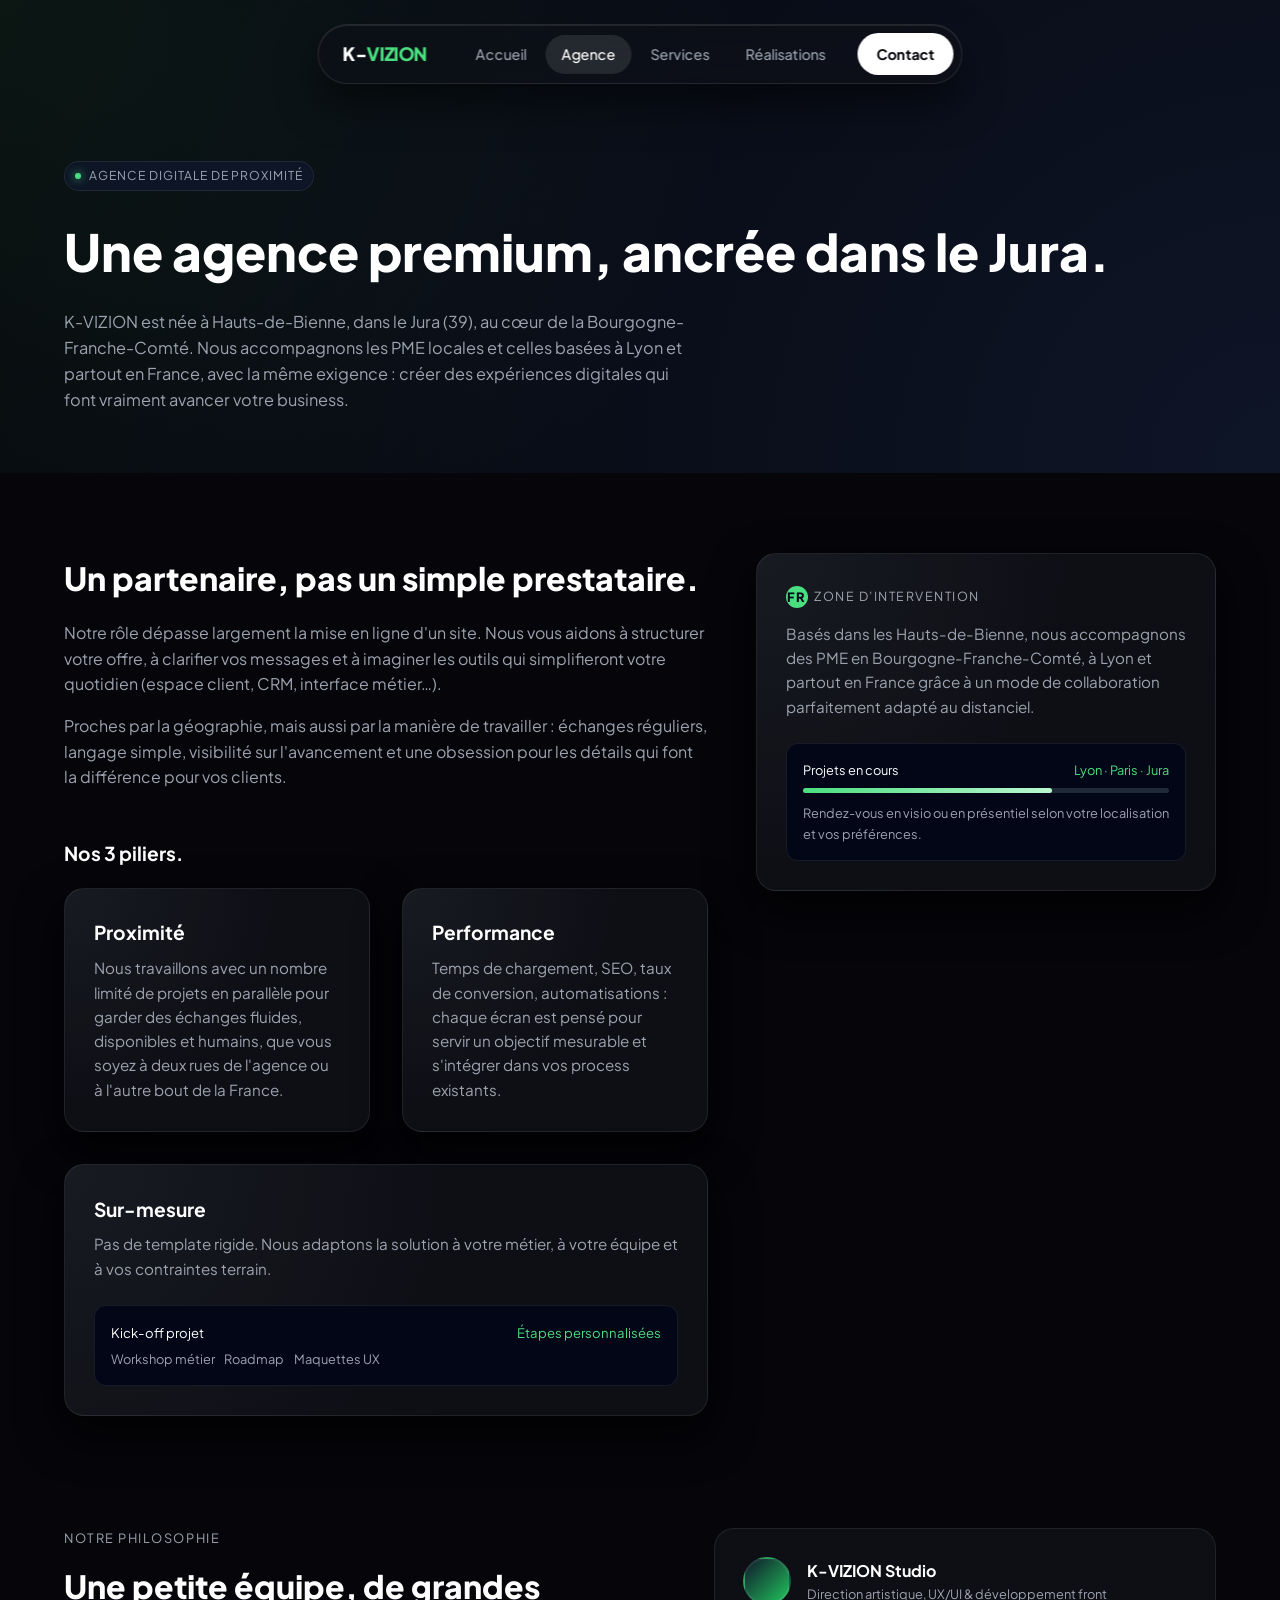
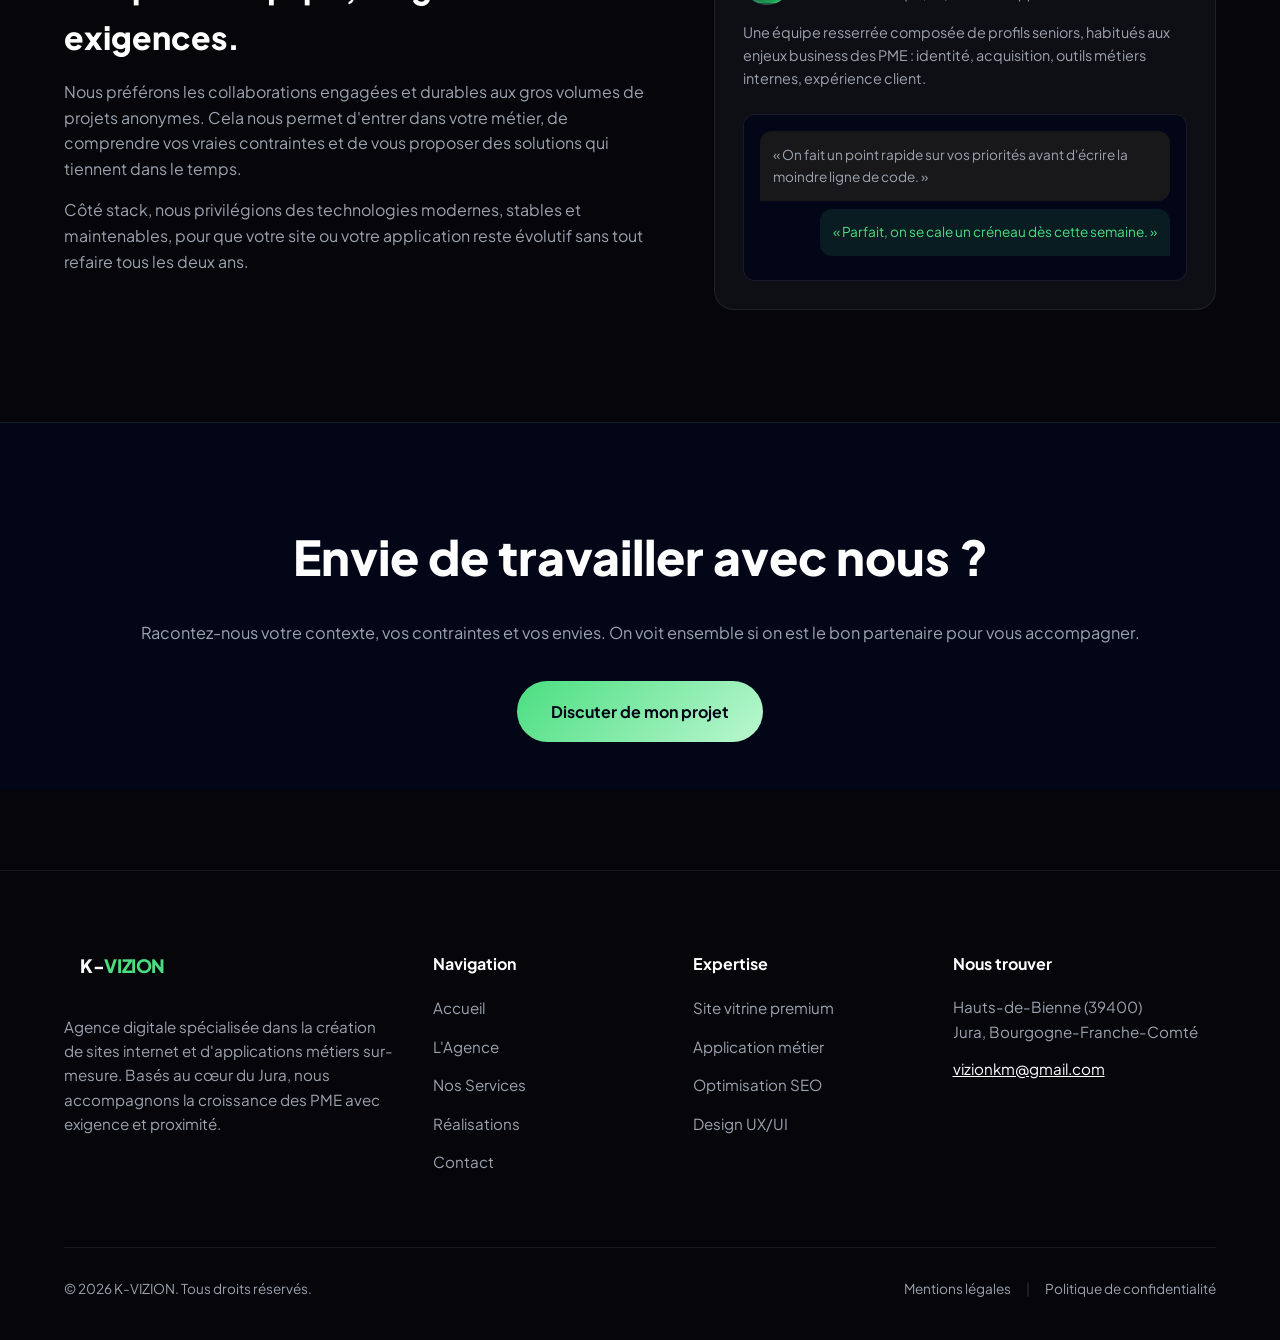
<file: agence.html>
<!DOCTYPE html>
<html lang="fr" class="scroll-smooth">
<head>
  <meta charset="UTF-8">
  <meta name="viewport" content="width=device-width, initial-scale=1.0">
  <title>K-VIZION | Agence web dans le Jura (Hauts-de-Bienne)</title>
  <link rel="icon" type="img/png" href="assets/favicon-192x192.png">

  <meta name="description" content="K-VIZION est une agence web et digitale basée à Hauts-de-Bienne dans le Jura (39). Nous créons des sites internet sur-mesure et des applications métiers premium pour les PME en Bourgogne-Franche-Comté, à Lyon et partout en France.">
  <meta name="robots" content="index,follow">

  <link rel="preconnect" href="https://fonts.googleapis.com">
  <link rel="preconnect" href="https://fonts.gstatic.com" crossorigin>

  <link rel="preload" as="style" href="https://fonts.googleapis.com/css2?family=Plus+Jakarta+Sans:wght@400;500;600;700;800&display=swap">
  <link rel="stylesheet" href="https://fonts.googleapis.com/css2?family=Plus+Jakarta+Sans:wght@400;500;600;700;800&display=swap" media="print" onload="this.media='all'">
  <noscript>
    <link rel="stylesheet" href="https://fonts.googleapis.com/css2?family=Plus+Jakarta+Sans:wght@400;500;600;700;800&display=swap">
  </noscript>

  <link rel="preload" href="style.css" as="style">
  <link rel="stylesheet" href="style.css">
</head>
<body>

<nav class="floating-nav">
  <a href="index.html" class="nav-logo" aria-label="Accueil">
    K-<span>VIZION</span>
  </a>

  <div class="nav-items" id="nav-items">
    <a href="index.html">Accueil</a>
    <a href="agence.html" class="active">Agence</a>
    <a href="services.html">Services</a>
    <a href="projets.html">Réalisations</a>
  </div>

  <a href="contact.html" class="nav-cta">Contact</a>

  <button class="nav-toggle-bubble" id="mobile-toggle" aria-label="Menu">
    <span></span>
    <span></span>
  </button>
</nav>

<main>
  <header class="page-header">
    <div class="container">
      <div class="page-header-eyebrow">
        <span style="width: 6px; height: 6px; border-radius: 999px; background: var(--accent); box-shadow: 0 0 10px var(--accent);"></span>
        Agence digitale de proximité
      </div>
      <h1>Une agence premium, ancrée dans le Jura.</h1>
      <p>
        K-VIZION est née à Hauts-de-Bienne, dans le Jura (39), au cœur de la Bourgogne-Franche-Comté. Nous accompagnons les PME locales et celles basées à Lyon
        et partout en France, avec la même exigence : créer des expériences digitales qui font vraiment avancer votre business.
      </p>
    </div>
  </header>

  <section class="about-section">
    <div class="container about-grid">
      <div class="about-copy reveal">
        <h2 style="font-size: 2rem; font-weight: 800; margin-bottom: 1rem;">Un partenaire, pas un simple prestataire.</h2>
        <p class="text-secondary">
          Notre rôle dépasse largement la mise en ligne d'un site. Nous vous aidons à structurer votre offre, à clarifier vos messages
          et à imaginer les outils qui simplifieront votre quotidien (espace client, CRM, interface métier…).
        </p>
        <p class="text-secondary">
          Proches par la géographie, mais aussi par la manière de travailler : échanges réguliers, langage simple, visibilité sur l'avancement
          et une obsession pour les détails qui font la différence pour vos clients.
        </p>

        <div class="values-bento">
          <h3 style="font-size: 1.2rem; font-weight: 700; margin-bottom: 1.2rem;">Nos 3 piliers.</h3>
          <div class="bento-grid">
            <article class="bento-card reveal">
              <h3>Proximité</h3>
              <p class="text-secondary" style="font-size: 0.95rem;">
                Nous travaillons avec un nombre limité de projets en parallèle pour garder des échanges fluides, disponibles
                et humains, que vous soyez à deux rues de l'agence ou à l'autre bout de la France.
              </p>
            </article>

            <article class="bento-card reveal delay-1">
              <h3>Performance</h3>
              <p class="text-secondary" style="font-size: 0.95rem;">
                Temps de chargement, SEO, taux de conversion, automatisations : chaque écran est pensé pour servir un objectif mesurable
                et s'intégrer dans vos process existants.
              </p>
            </article>

            <article class="bento-card bento-card--wide reveal delay-2">
              <h3>Sur-mesure</h3>
              <p class="text-secondary" style="font-size: 0.95rem; margin-bottom: 0.9rem;">
                Pas de template rigide. Nous adaptons la solution à votre métier, à votre équipe et à vos contraintes terrain.
              </p>
              <div class="mini-ui">
                <div style="display:flex; justify-content:space-between; align-items:center; font-size:0.82rem; margin-bottom:6px;">
                  <span>Kick-off projet</span>
                  <span style="color:var(--accent);">Étapes personnalisées</span>
                </div>
                <div style="display:flex; gap:0.6rem; font-size:0.8rem;">
                  <span class="text-secondary">Workshop métier</span>
                  <span class="text-secondary">Roadmap</span>
                  <span class="text-secondary">Maquettes UX</span>
                </div>
              </div>
            </article>
          </div>
        </div>
      </div>

      <aside class="reveal">
        <div class="bento-card">
          <div class="step-badge">
            <span>FR</span> Zone d’intervention
          </div>
          <p class="text-secondary" style="font-size: 0.95rem; margin-bottom: 1.2rem;">
            Basés dans les Hauts-de-Bienne, nous accompagnons des PME en Bourgogne-Franche-Comté, à Lyon et partout en France
            grâce à un mode de collaboration parfaitement adapté au distanciel.
          </p>
          <div class="mini-ui">
            <div style="display:flex; justify-content:space-between; align-items:center; font-size:0.8rem; margin-bottom:8px;">
              <span>Projets en cours</span>
              <span style="color:var(--accent);">Lyon · Paris · Jura</span>
            </div>
            <div style="width:100%; height:5px; background:rgba(31,41,55,1); border-radius:999px; margin-bottom:10px;">
              <div style="width:68%; height:100%; background:linear-gradient(90deg, var(--accent), #bbf7d0); border-radius:999px;"></div>
            </div>
            <p class="text-secondary" style="font-size:0.8rem;">
              Rendez-vous en visio ou en présentiel selon votre localisation et vos préférences.
            </p>
          </div>
        </div>
      </aside>
    </div>
  </section>

  <section class="team-section">
    <div class="container team-layout">
      <div class="reveal">
        <div class="team-tag">Notre philosophie</div>
        <h2 style="font-size: 2rem; font-weight: 800; margin-bottom: 1rem;">Une petite équipe, de grandes exigences.</h2>
        <p class="text-secondary" style="margin-bottom: 1rem;">
          Nous préférons les collaborations engagées et durables aux gros volumes de projets anonymes. Cela nous permet d'entrer dans votre métier,
          de comprendre vos vraies contraintes et de vous proposer des solutions qui tiennent dans le temps.
        </p>
        <p class="text-secondary">
          Côté stack, nous privilégions des technologies modernes, stables et maintenables, pour que votre site ou votre application
          reste évolutif sans tout refaire tous les deux ans.
        </p>
      </div>

      <aside class="reveal">
        <div class="team-card">
          <div class="team-row">
            <div class="team-avatar"></div>
            <div>
              <div style="font-weight: 700;">K-VIZION Studio</div>
              <div class="team-label">Direction artistique, UX/UI & développement front</div>
            </div>
          </div>
          <p class="text-secondary" style="font-size: 0.9rem; margin-bottom: 1.2rem;">
            Une équipe resserrée composée de profils seniors, habitués aux enjeux business des PME : identité, acquisition,
            outils métiers internes, expérience client.
          </p>
          <div class="mini-ui">
            <div class="chat-bubble">« On fait un point rapide sur vos priorités avant d'écrire la moindre ligne de code. »</div>
            <div class="chat-bubble reply">« Parfait, on se cale un créneau dès cette semaine. »</div>
          </div>
        </div>
      </aside>
    </div>
  </section>

  <section class="contact-cta">
    <div class="container reveal">
      <h2>Envie de travailler avec nous&nbsp;?</h2>
      <p class="text-secondary" style="font-size: 1.02rem; margin-bottom: 2.2rem;">
        Racontez-nous votre contexte, vos contraintes et vos envies. On voit ensemble si on est le bon partenaire pour vous accompagner.
      </p>
      <a href="contact.html" class="btn-main">Discuter de mon projet</a>
    </div>
  </section>
</main>
<footer class="site-footer">
  <div class="container">
    <div class="footer-grid">
      <div class="footer-brand">
        <a href="index.html" class="nav-logo" style="margin-bottom: 1.5rem; display: inline-block;">
          K-<span>VIZION</span>
        </a>
        <p class="text-secondary" style="font-size: 0.95rem; line-height: 1.6;">
          Agence digitale spécialisée dans la création de sites internet et d'applications métiers sur-mesure. Basés au cœur du Jura, nous accompagnons la croissance des PME avec exigence et proximité.
        </p>
      </div>

      <div class="footer-links">
        <h3 style="margin-bottom: 1.2rem; font-weight: 700; font-size: 1rem;">Navigation</h3>
        <ul>
          <li><a href="index.html">Accueil</a></li>
          <li><a href="agence.html">L'Agence</a></li>
          <li><a href="services.html">Nos Services</a></li>
          <li><a href="projets.html">Réalisations</a></li>
          <li><a href="contact.html">Contact</a></li>
        </ul>
      </div>

      <div class="footer-links">
        <h3 style="margin-bottom: 1.2rem; font-weight: 700; font-size: 1rem;">Expertise</h3>
        <ul>
          <li><a>Site vitrine premium</a></li>
          <li><a>Application métier</a></li>
          <li><a>Optimisation SEO</a></li>
          <li><a>Design UX/UI</a></li>
        </ul>
      </div>

      <div class="footer-contact">
        <h3 style="margin-bottom: 1.2rem; font-weight: 700; font-size: 1rem;">Nous trouver</h3>
        <p class="text-secondary" style="font-size: 0.95rem; margin-bottom: 0.8rem;">
          Hauts-de-Bienne (39400)<br>
          Jura, Bourgogne-Franche-Comté
        </p>
        <p class="text-secondary" style="font-size: 0.95rem;">
          <a href="mailto:vizionkm@gmail.com" style="color: var(--text-main);">vizionkm@gmail.com</a>
        </p>
      </div>
    </div>

    <div class="footer-bottom">
      <div class="footer-copy">
        &copy; 2026 K-VIZION. Tous droits réservés.
      </div>
      <div class="footer-legal">
        <a href="mentions-legales.html">Mentions légales</a>
        <span style="opacity: 0.3;">|</span>
        <a href="politique-confidentialite.html">Politique de confidentialité</a>
      </div>
    </div>
  </div>
</footer>
<script src="script.js" defer></script>
</body>
</html>
</file>
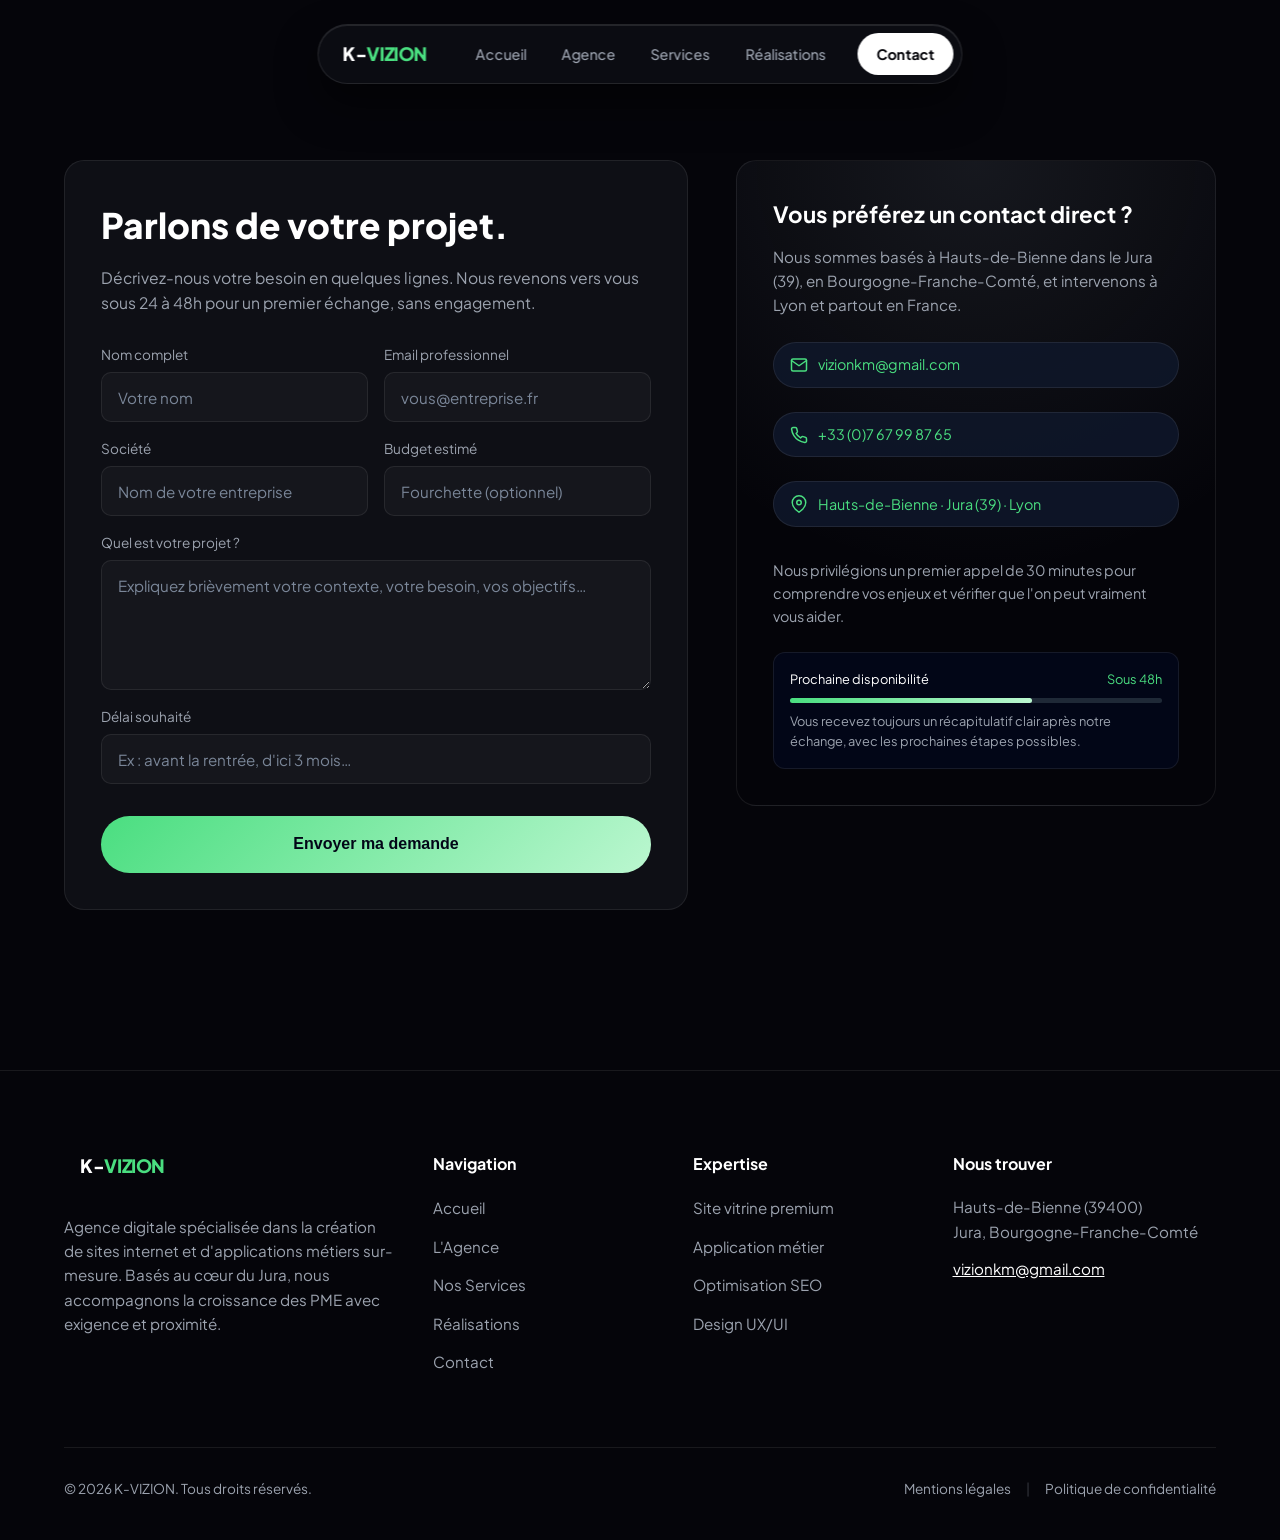
<file: contact.html>
<!DOCTYPE html>
<html lang="fr" class="scroll-smooth">
<head>
  <meta charset="UTF-8">
  <meta name="viewport" content="width=device-width, initial-scale=1.0">
  <title>K-VIZION | Agence web dans le Jura (Hauts-de-Bienne)</title>
  <link rel="icon" type="img/png" href="assets/favicon-192x192.png">

  <meta name="description" content="K-VIZION est une agence web et digitale basée à Hauts-de-Bienne dans le Jura (39). Nous créons des sites internet sur-mesure et des applications métiers premium pour les PME en Bourgogne-Franche-Comté, à Lyon et partout en France.">
  <meta name="robots" content="index,follow">

  <link rel="preconnect" href="https://fonts.googleapis.com">
  <link rel="preconnect" href="https://fonts.gstatic.com" crossorigin>

  <link rel="preload" as="style" href="https://fonts.googleapis.com/css2?family=Plus+Jakarta+Sans:wght@400;500;600;700;800&display=swap">
  <link rel="stylesheet" href="https://fonts.googleapis.com/css2?family=Plus+Jakarta+Sans:wght@400;500;600;700;800&display=swap" media="print" onload="this.media='all'">
  <noscript>
    <link rel="stylesheet" href="https://fonts.googleapis.com/css2?family=Plus+Jakarta+Sans:wght@400;500;600;700;800&display=swap">
  </noscript>

  <link rel="preload" href="style.css" as="style">
  <link rel="stylesheet" href="style.css">
</head>
<body>

<nav class="floating-nav">
  <a href="index.html#accueil" class="nav-logo" aria-label="Accueil">
    K-<span>VIZION</span>
  </a>

  <div class="nav-items" id="nav-items">
    <a href="index.html">Accueil</a>
    <a href="agence.html">Agence</a>
    <a href="services.html">Services</a>
    <a href="projets.html">Réalisations</a>
  </div>

  <a href="contact.html" class="nav-cta active">Contact</a>

  <button class="nav-toggle-bubble" id="mobile-toggle" aria-label="Menu">
    <span></span>
    <span></span>
  </button>
</nav>

<main>
  <section class="contact-page">
    <div class="container contact-layout">
      <div class="contact-card reveal">
        <h1 style="font-size: 2.2rem; font-weight: 800; margin-bottom: 0.75rem;">Parlons de votre projet.</h1>
        <p class="text-secondary" style="font-size: 0.98rem; margin-bottom: 1.8rem;">
          Décrivez-nous votre besoin en quelques lignes. Nous revenons vers vous sous 24 à 48h pour un premier échange,
          sans engagement.
        </p>

        <form action="https://api.web3forms.com/submit" method="POST">
          <input type="hidden" name="access_key" value="0273a1c0-96da-42b5-b082-533c7e69e608">

          <div class="form-grid-two" style="margin-bottom: 1rem;">
            <div class="form-field">
              <label for="nom" class="form-label">Nom complet</label>
              <input id="nom" name="nom" type="text" class="form-input" placeholder="Votre nom" required>
            </div>
            <div class="form-field">
              <label for="email" class="form-label">Email professionnel</label>
              <input id="email" name="email" type="email" class="form-input" placeholder="vous@entreprise.fr" required>
            </div>
          </div>

          <div class="form-grid-two" style="margin-bottom: 1rem;">
            <div class="form-field">
              <label for="societe" class="form-label">Société</label>
              <input id="societe" name="societe" type="text" class="form-input" placeholder="Nom de votre entreprise">
            </div>
            <div class="form-field">
              <label for="budget" class="form-label">Budget estimé</label>
              <input id="budget" name="budget" type="text" class="form-input" placeholder="Fourchette (optionnel)">
            </div>
          </div>

          <div class="form-field" style="margin-bottom: 1rem;">
            <label for="projet" class="form-label">Quel est votre projet&nbsp;?</label>
            <textarea id="projet" name="message" class="form-textarea" placeholder="Expliquez brièvement votre contexte, votre besoin, vos objectifs…" required></textarea>
          </div>

          <div class="form-field" style="margin-bottom: 1.5rem;">
            <label for="delai" class="form-label">Délai souhaité</label>
            <input id="delai" name="delai" type="text" class="form-input" placeholder="Ex : avant la rentrée, d'ici 3 mois…">
          </div>

          <button type="submit" class="btn-main" style="width: 100%; margin-top: 0.5rem; padding: 1.2rem;">
            Envoyer ma demande
          </button>
        </form>
      </div>

      <aside class="contact-side reveal delay-1">
        <h2 style="font-size: 1.4rem; font-weight: 700; margin-bottom: 0.75rem;">Vous préférez un contact direct&nbsp;?</h2>
        <p class="text-secondary" style="font-size: 0.95rem; margin-bottom: 1.5rem;">
          Nous sommes basés à Hauts-de-Bienne dans le Jura (39), en Bourgogne-Franche-Comté, et intervenons à Lyon
          et partout en France.
        </p>

        <div class="contact-side-row">
          <div class="contact-pill">
            <span style="display: flex; align-items: center;">
              <svg viewBox="0 0 24 24" width="18" height="18" fill="none" stroke="currentColor" stroke-width="2" stroke-linecap="round" stroke-linejoin="round">
                <path d="M4 4h16c1.1 0 2 .9 2 2v12c0 1.1-.9 2-2 2H4c-1.1 0-2-.9-2-2V6c0-1.1.9-2 2-2z"></path>
                <polyline points="22,6 12,13 2,6"></polyline>
              </svg>
            </span>
            <span>vizionkm@gmail.com</span>
          </div>

          <div class="contact-pill">
            <span style="display: flex; align-items: center;">
              <svg viewBox="0 0 24 24" width="18" height="18" fill="none" stroke="currentColor" stroke-width="2" stroke-linecap="round" stroke-linejoin="round">
                <path d="M22 16.92v3a2 2 0 0 1-2.18 2 19.79 19.79 0 0 1-8.63-3.07 19.5 19.5 0 0 1-6-6 19.79 19.79 0 0 1-3.07-8.67A2 2 0 0 1 4.11 2h3a2 2 0 0 1 2 1.72 12.84 12.84 0 0 0 .7 2.81 2 2 0 0 1-.45 2.11L8.09 9.91a16 16 0 0 0 6 6l1.27-1.27a2 2 0 0 1 2.11-.45 12.84 12.84 0 0 0 2.81.7A2 2 0 0 1 22 16.92z"></path>
              </svg>
            </span>
            <span>+33 (0)7 67 99 87 65</span>
          </div>

          <div class="contact-pill">
            <span style="display: flex; align-items: center;">
              <svg viewBox="0 0 24 24" width="18" height="18" fill="none" stroke="currentColor" stroke-width="2" stroke-linecap="round" stroke-linejoin="round">
                <path d="M21 10c0 7-9 13-9 13s-9-6-9-13a9 9 0 0 1 18 0z"></path>
                <circle cx="12" cy="10" r="3"></circle>
              </svg>
            </span>
            <span>Hauts-de-Bienne · Jura (39) · Lyon</span>
          </div>
        </div>

        <div style="margin-top: 2rem;">
          <p class="text-secondary" style="font-size: 0.9rem; margin-bottom: 0.8rem;">
            Nous privilégions un premier appel de 30 minutes pour comprendre vos enjeux et vérifier que l'on peut vraiment vous aider.
          </p>
          <div class="mini-ui">
            <div style="display:flex; justify-content:space-between; align-items:center; font-size:0.8rem; margin-bottom:8px;">
              <span>Prochaine disponibilité</span>
              <span style="color:var(--accent);">Sous 48h</span>
            </div>
            <div style="width:100%; height:5px; background:rgba(31,41,55,1); border-radius:999px; margin-bottom:8px;">
              <div style="width:65%; height:100%; background:linear-gradient(90deg, var(--accent), #bbf7d0); border-radius:999px;"></div>
            </div>
            <p class="text-secondary" style="font-size:0.8rem;">
              Vous recevez toujours un récapitulatif clair après notre échange, avec les prochaines étapes possibles.
            </p>
          </div>
        </div>
      </aside>
    </div>
  </section>
</main>
<footer class="site-footer">
  <div class="container">
    <div class="footer-grid">
      <div class="footer-brand">
        <a href="index.html" class="nav-logo" style="margin-bottom: 1.5rem; display: inline-block;">
          K-<span>VIZION</span>
        </a>
        <p class="text-secondary" style="font-size: 0.95rem; line-height: 1.6;">
          Agence digitale spécialisée dans la création de sites internet et d'applications métiers sur-mesure. Basés au cœur du Jura, nous accompagnons la croissance des PME avec exigence et proximité.
        </p>
      </div>

      <div class="footer-links">
        <h3 style="margin-bottom: 1.2rem; font-weight: 700; font-size: 1rem;">Navigation</h3>
        <ul>
          <li><a href="index.html">Accueil</a></li>
          <li><a href="agence.html">L'Agence</a></li>
          <li><a href="services.html">Nos Services</a></li>
          <li><a href="projets.html">Réalisations</a></li>
          <li><a href="contact.html">Contact</a></li>
        </ul>
      </div>

      <div class="footer-links">
        <h3 style="margin-bottom: 1.2rem; font-weight: 700; font-size: 1rem;">Expertise</h3>
        <ul>
          <li><a>Site vitrine premium</a></li>
          <li><a>Application métier</a></li>
          <li><a>Optimisation SEO</a></li>
          <li><a>Design UX/UI</a></li>
        </ul>
      </div>

      <div class="footer-contact">
        <h3 style="margin-bottom: 1.2rem; font-weight: 700; font-size: 1rem;">Nous trouver</h3>
        <p class="text-secondary" style="font-size: 0.95rem; margin-bottom: 0.8rem;">
          Hauts-de-Bienne (39400)<br>
          Jura, Bourgogne-Franche-Comté
        </p>
        <p class="text-secondary" style="font-size: 0.95rem;">
          <a href="mailto:vizionkm@gmail.com" style="color: var(--text-main);">vizionkm@gmail.com</a>
        </p>
      </div>
    </div>

    <div class="footer-bottom">
      <div class="footer-copy">
        &copy; 2026 K-VIZION. Tous droits réservés.
      </div>
      <div class="footer-legal">
        <a href="mentions-legales.html">Mentions légales</a>
        <span style="opacity: 0.3;">|</span>
        <a href="politique-confidentialite.html">Politique de confidentialité</a>
      </div>
    </div>
  </div>
</footer>
<script src="script.js" defer></script>
</body>
</html>
</file>
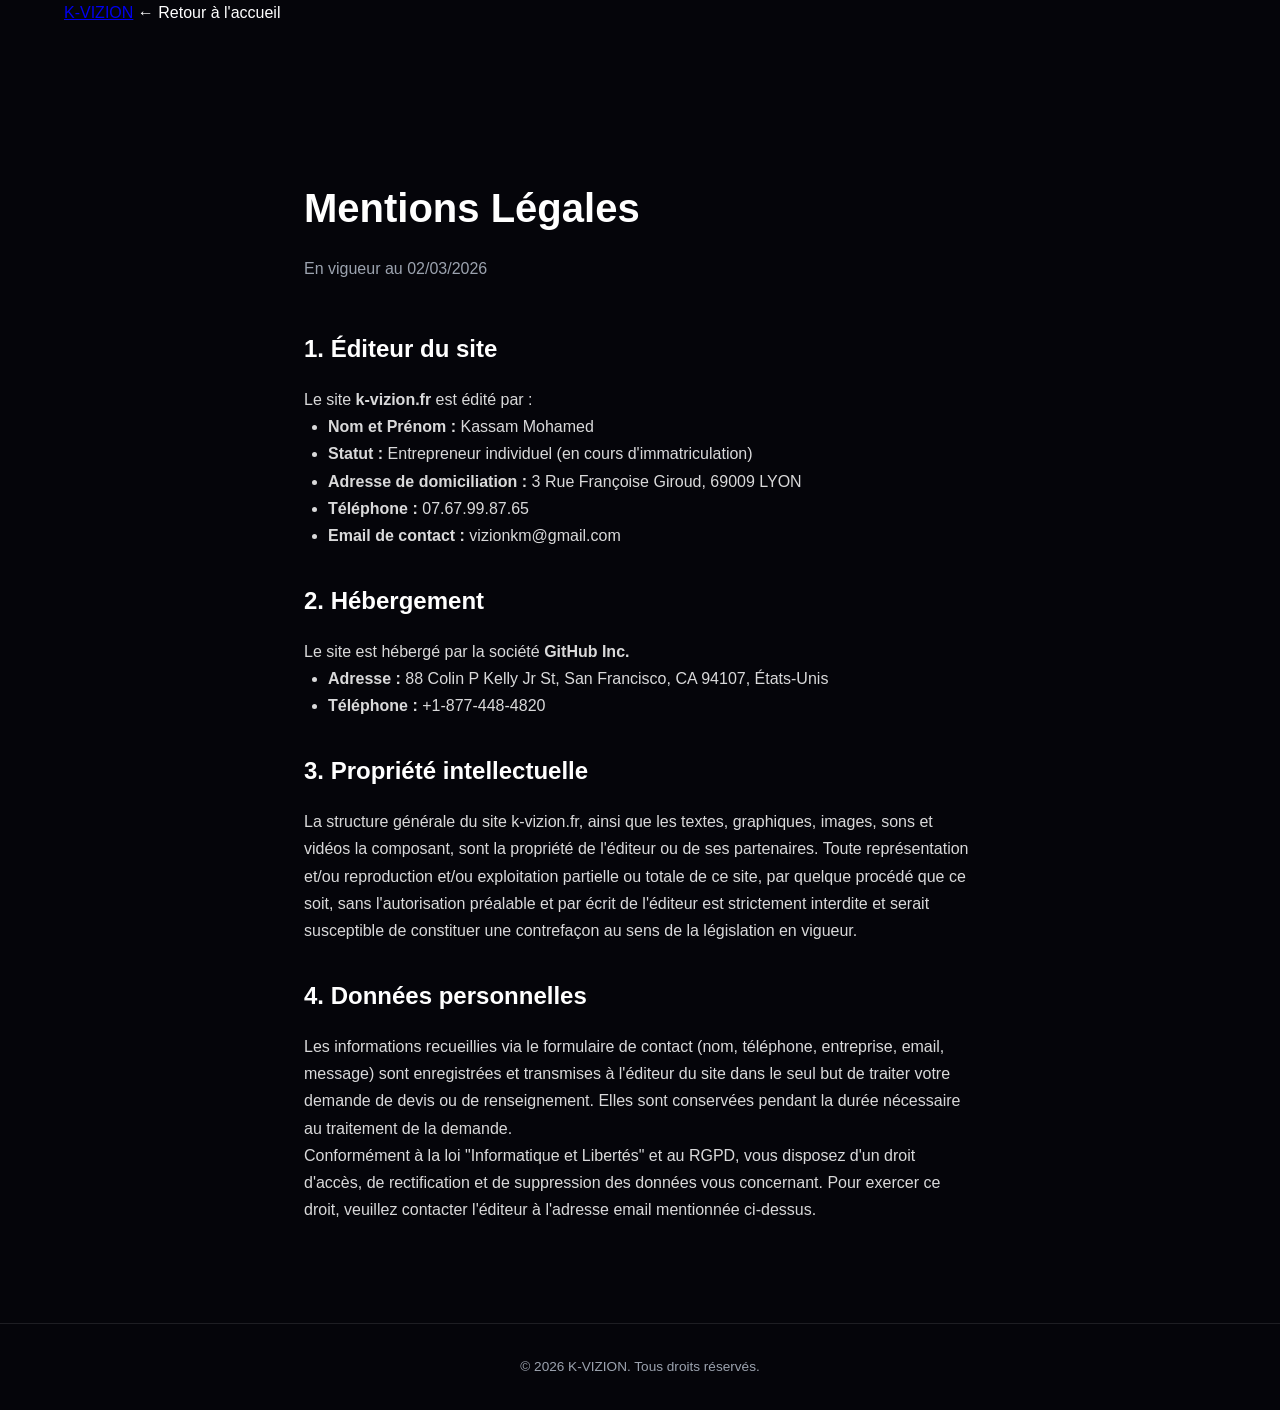
<file: mentions-legales.html>
<!DOCTYPE html>
<html lang="fr" class="scroll-smooth">
<head>
  <meta charset="UTF-8">
  <meta name="viewport" content="width=device-width, initial-scale=1.0">
  <title>Mentions Légales | K-VIZION</title>
  <link rel="preconnect" href="https://fonts.googleapis.com">
  <link rel="preconnect" href="https://fonts.gstatic.com" crossorigin>
  <link href="https://fonts.googleapis.com/css2?family=Inter:wght@400;500;700;900&display=swap" rel="stylesheet">
  <link rel="stylesheet" href="style.css">
</head>
<body>

<nav class="navbar" aria-label="Menu principal">
  <div class="container flex-nav">
    <a href="index.html" class="logo">K-<span>VIZION</span></a>
    <a href="index.html" class="btn-text" style="color: white; text-decoration: none;">← Retour à l'accueil</a>
  </div>
</nav>

<main style="padding: 150px 0 100px 0; min-height: 80vh;">
  <div class="container" style="max-width: 800px;">

    <header style="margin-bottom: 3rem;">
      <h1 style="font-size: 2.5rem; margin-bottom: 1rem;">Mentions <strong>Légales</strong></h1>
      <p class="text-secondary">En vigueur au 02/03/2026</p>
    </header>

    <div style="color: rgba(255,255,255,0.85); line-height: 1.7;">

      <h2 style="font-size: 1.5rem; margin: 2rem 0 1rem 0; color: white;">1. Éditeur du site</h2>
      <p>Le site <strong>k-vizion.fr</strong> est édité par :</p>
      <ul style="margin-left: 1.5rem; margin-bottom: 1.5rem;">
        <li><strong>Nom et Prénom :</strong> Kassam Mohamed</li>
        <li><strong>Statut :</strong> Entrepreneur individuel (en cours d'immatriculation)</li>
        <li><strong>Adresse de domiciliation :</strong> 3 Rue Françoise Giroud, 69009 LYON</li>
        <li><strong>Téléphone :</strong> 07.67.99.87.65</li>
        <li><strong>Email de contact :</strong> vizionkm@gmail.com</li>
      </ul>

      <h2 style="font-size: 1.5rem; margin: 2rem 0 1rem 0; color: white;">2. Hébergement</h2>
      <p>Le site est hébergé par la société <strong>GitHub Inc.</strong></p>
      <ul style="margin-left: 1.5rem; margin-bottom: 1.5rem;">
        <li><strong>Adresse :</strong> 88 Colin P Kelly Jr St, San Francisco, CA 94107, États-Unis</li>
        <li><strong>Téléphone :</strong> +1-877-448-4820</li>
      </ul>

      <h2 style="font-size: 1.5rem; margin: 2rem 0 1rem 0; color: white;">3. Propriété intellectuelle</h2>
      <p>La structure générale du site k-vizion.fr, ainsi que les textes, graphiques, images, sons et vidéos la composant, sont la propriété de l'éditeur ou de ses partenaires. Toute représentation et/ou reproduction et/ou exploitation partielle ou totale de ce site, par quelque procédé que ce soit, sans l'autorisation préalable et par écrit de l'éditeur est strictement interdite et serait susceptible de constituer une contrefaçon au sens de la législation en vigueur.</p>

      <h2 style="font-size: 1.5rem; margin: 2rem 0 1rem 0; color: white;">4. Données personnelles</h2>
      <p>Les informations recueillies via le formulaire de contact (nom, téléphone, entreprise, email, message) sont enregistrées et transmises à l'éditeur du site dans le seul but de traiter votre demande de devis ou de renseignement. Elles sont conservées pendant la durée nécessaire au traitement de la demande.<br>
        Conformément à la loi "Informatique et Libertés" et au RGPD, vous disposez d'un droit d'accès, de rectification et de suppression des données vous concernant. Pour exercer ce droit, veuillez contacter l'éditeur à l'adresse email mentionnée ci-dessus.</p>

    </div>
  </div>
</main>

<footer class="footer-premium" style="padding: 2rem 0; border-top: 1px solid rgba(255,255,255,0.1); text-align: center;">
  <div class="container">
    <p class="text-secondary" style="font-size: 0.85rem; margin: 0;">
      &copy; 2026 K-VIZION. Tous droits réservés.
    </p>
  </div>
</footer>

</body>
</html>
</file>
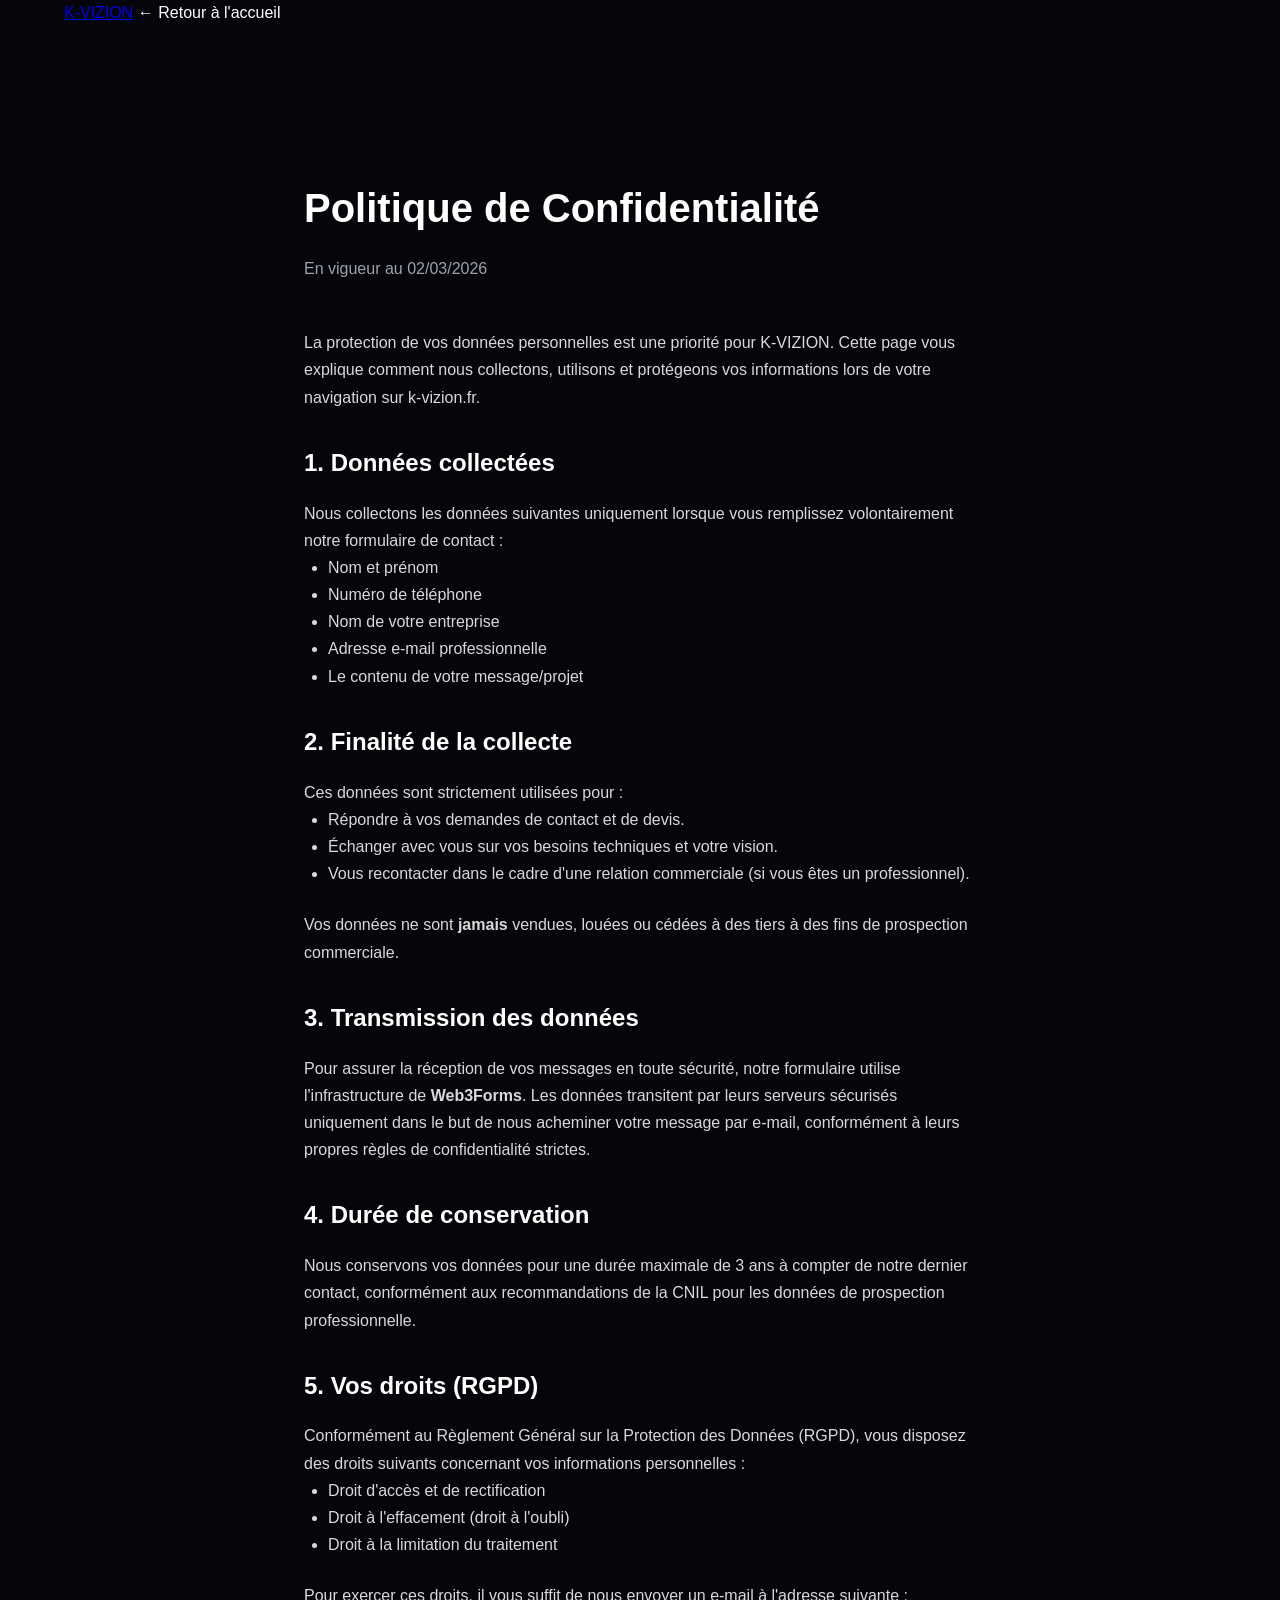
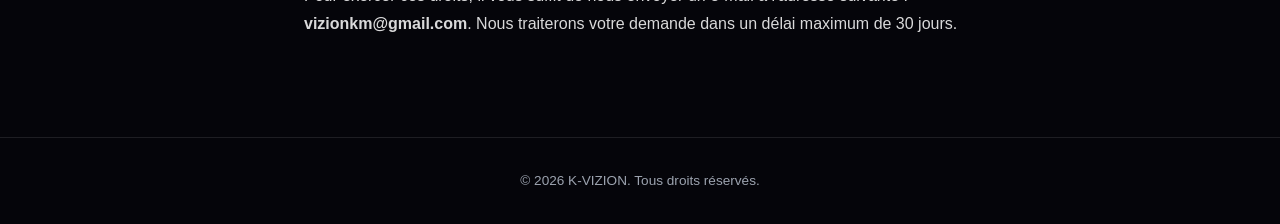
<file: politique-confidentialite.html>
<!DOCTYPE html>
<html lang="fr" class="scroll-smooth">
<head>
    <meta charset="UTF-8">
    <meta name="viewport" content="width=device-width, initial-scale=1.0">
    <title>Politique de Confidentialité | K-VIZION</title>
    <link rel="preconnect" href="https://fonts.googleapis.com">
    <link rel="preconnect" href="https://fonts.gstatic.com" crossorigin>
    <link href="https://fonts.googleapis.com/css2?family=Inter:wght@400;500;700;900&display=swap" rel="stylesheet">
    <link rel="stylesheet" href="style.css">
</head>
<body>

<nav class="navbar" aria-label="Menu principal">
    <div class="container flex-nav">
        <a href="index.html" class="logo">K-<span>VIZION</span></a>
        <a href="index.html" class="btn-text" style="color: white; text-decoration: none;">← Retour à l'accueil</a>
    </div>
</nav>

<main style="padding: 150px 0 100px 0; min-height: 80vh;">
    <div class="container" style="max-width: 800px;">

        <header style="margin-bottom: 3rem;">
            <h1 style="font-size: 2.5rem; margin-bottom: 1rem;">Politique de <strong>Confidentialité</strong></h1>
            <p class="text-secondary">En vigueur au 02/03/2026</p>
        </header>

        <div style="color: rgba(255,255,255,0.85); line-height: 1.7;">

            <p>La protection de vos données personnelles est une priorité pour K-VIZION. Cette page vous explique comment nous collectons, utilisons et protégeons vos informations lors de votre navigation sur k-vizion.fr.</p>

            <h2 style="font-size: 1.5rem; margin: 2rem 0 1rem 0; color: white;">1. Données collectées</h2>
            <p>Nous collectons les données suivantes uniquement lorsque vous remplissez volontairement notre formulaire de contact :</p>
            <ul style="margin-left: 1.5rem; margin-bottom: 1.5rem;">
                <li>Nom et prénom</li>
                <li>Numéro de téléphone</li>
                <li>Nom de votre entreprise</li>
                <li>Adresse e-mail professionnelle</li>
                <li>Le contenu de votre message/projet</li>
            </ul>

            <h2 style="font-size: 1.5rem; margin: 2rem 0 1rem 0; color: white;">2. Finalité de la collecte</h2>
            <p>Ces données sont strictement utilisées pour :</p>
            <ul style="margin-left: 1.5rem; margin-bottom: 1.5rem;">
                <li>Répondre à vos demandes de contact et de devis.</li>
                <li>Échanger avec vous sur vos besoins techniques et votre vision.</li>
                <li>Vous recontacter dans le cadre d'une relation commerciale (si vous êtes un professionnel).</li>
            </ul>
            <p>Vos données ne sont <strong>jamais</strong> vendues, louées ou cédées à des tiers à des fins de prospection commerciale.</p>

            <h2 style="font-size: 1.5rem; margin: 2rem 0 1rem 0; color: white;">3. Transmission des données</h2>
            <p>Pour assurer la réception de vos messages en toute sécurité, notre formulaire utilise l'infrastructure de <strong>Web3Forms</strong>. Les données transitent par leurs serveurs sécurisés uniquement dans le but de nous acheminer votre message par e-mail, conformément à leurs propres règles de confidentialité strictes.</p>

            <h2 style="font-size: 1.5rem; margin: 2rem 0 1rem 0; color: white;">4. Durée de conservation</h2>
            <p>Nous conservons vos données pour une durée maximale de 3 ans à compter de notre dernier contact, conformément aux recommandations de la CNIL pour les données de prospection professionnelle.</p>

            <h2 style="font-size: 1.5rem; margin: 2rem 0 1rem 0; color: white;">5. Vos droits (RGPD)</h2>
            <p>Conformément au Règlement Général sur la Protection des Données (RGPD), vous disposez des droits suivants concernant vos informations personnelles :</p>
            <ul style="margin-left: 1.5rem; margin-bottom: 1.5rem;">
                <li>Droit d'accès et de rectification</li>
                <li>Droit à l'effacement (droit à l'oubli)</li>
                <li>Droit à la limitation du traitement</li>
            </ul>
            <p>Pour exercer ces droits, il vous suffit de nous envoyer un e-mail à l'adresse suivante : <strong>vizionkm@gmail.com</strong>. Nous traiterons votre demande dans un délai maximum de 30 jours.</p>

        </div>
    </div>
</main>

<footer class="footer-premium" style="padding: 2rem 0; border-top: 1px solid rgba(255,255,255,0.1); text-align: center;">
    <div class="container">
        <p class="text-secondary" style="font-size: 0.85rem; margin: 0;">
            &copy; 2026 K-VIZION. Tous droits réservés.
        </p>
    </div>
</footer>

</body>
</html>
</file>
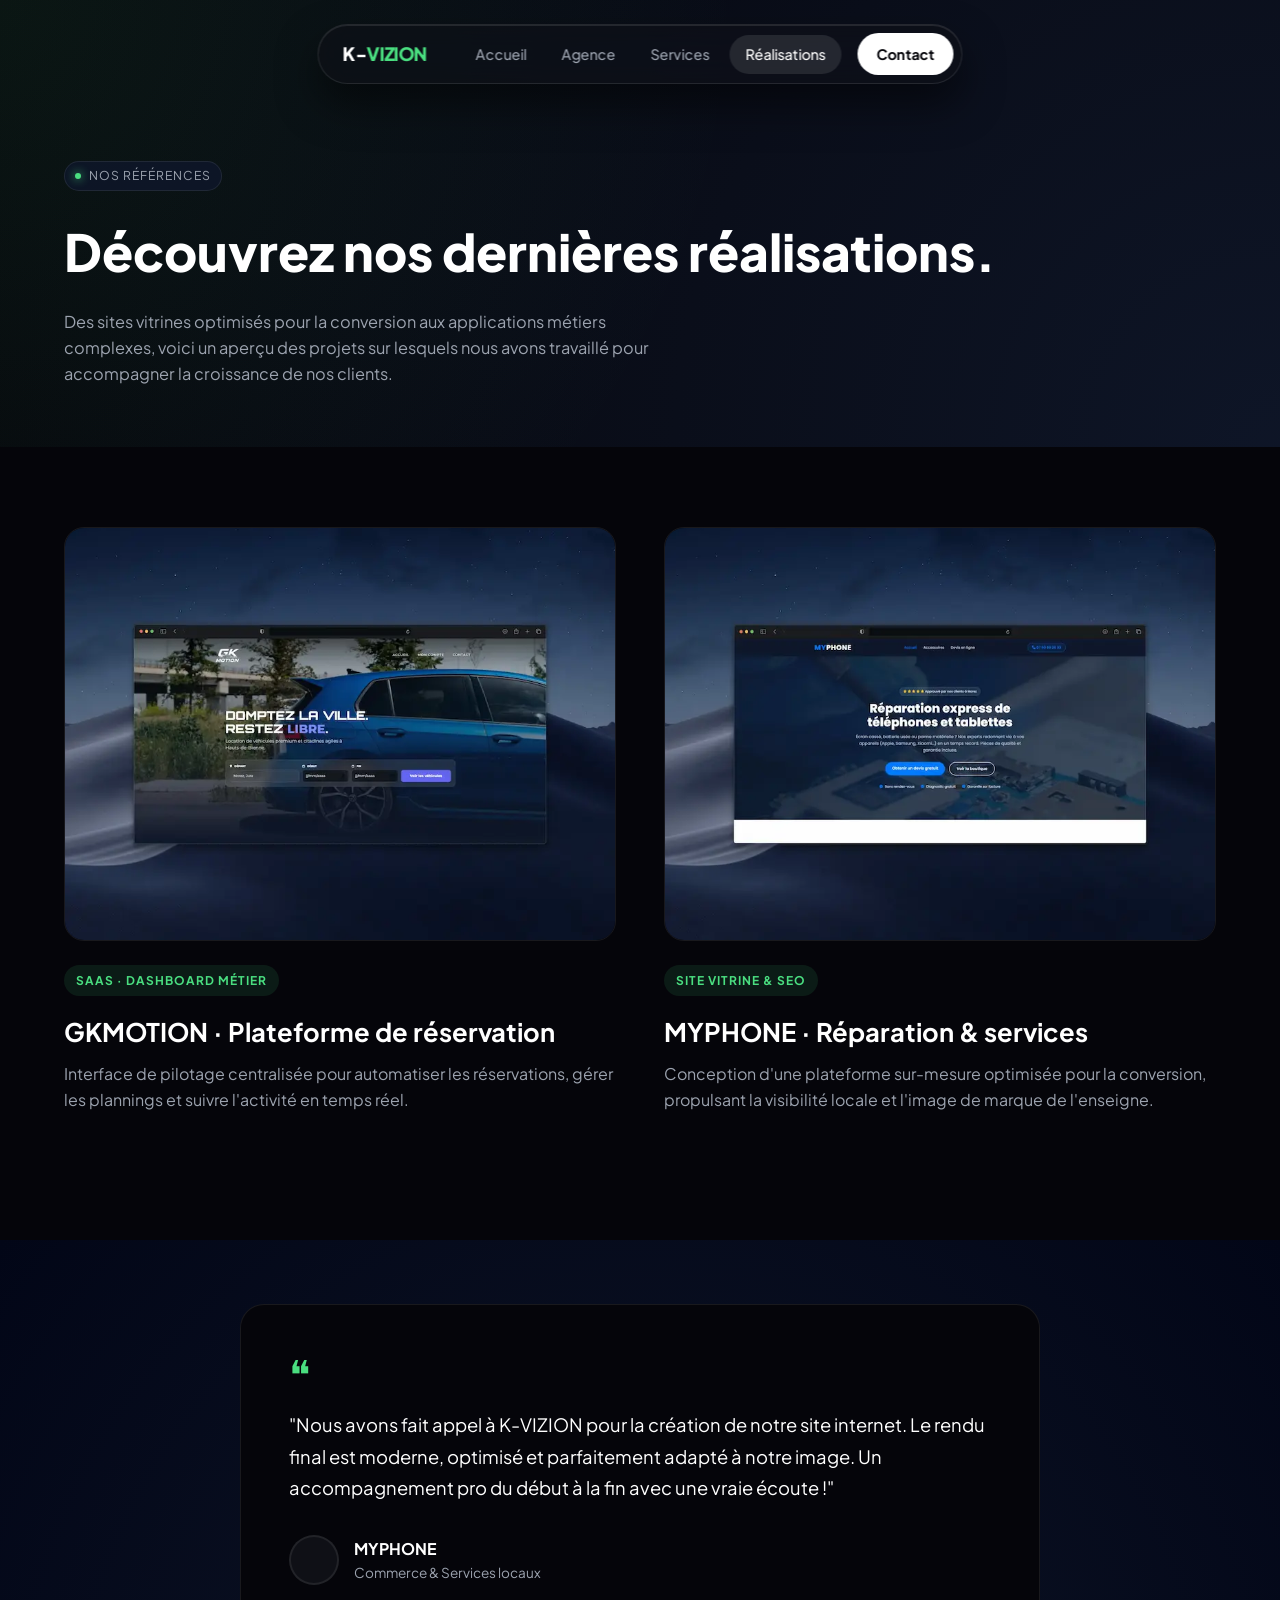
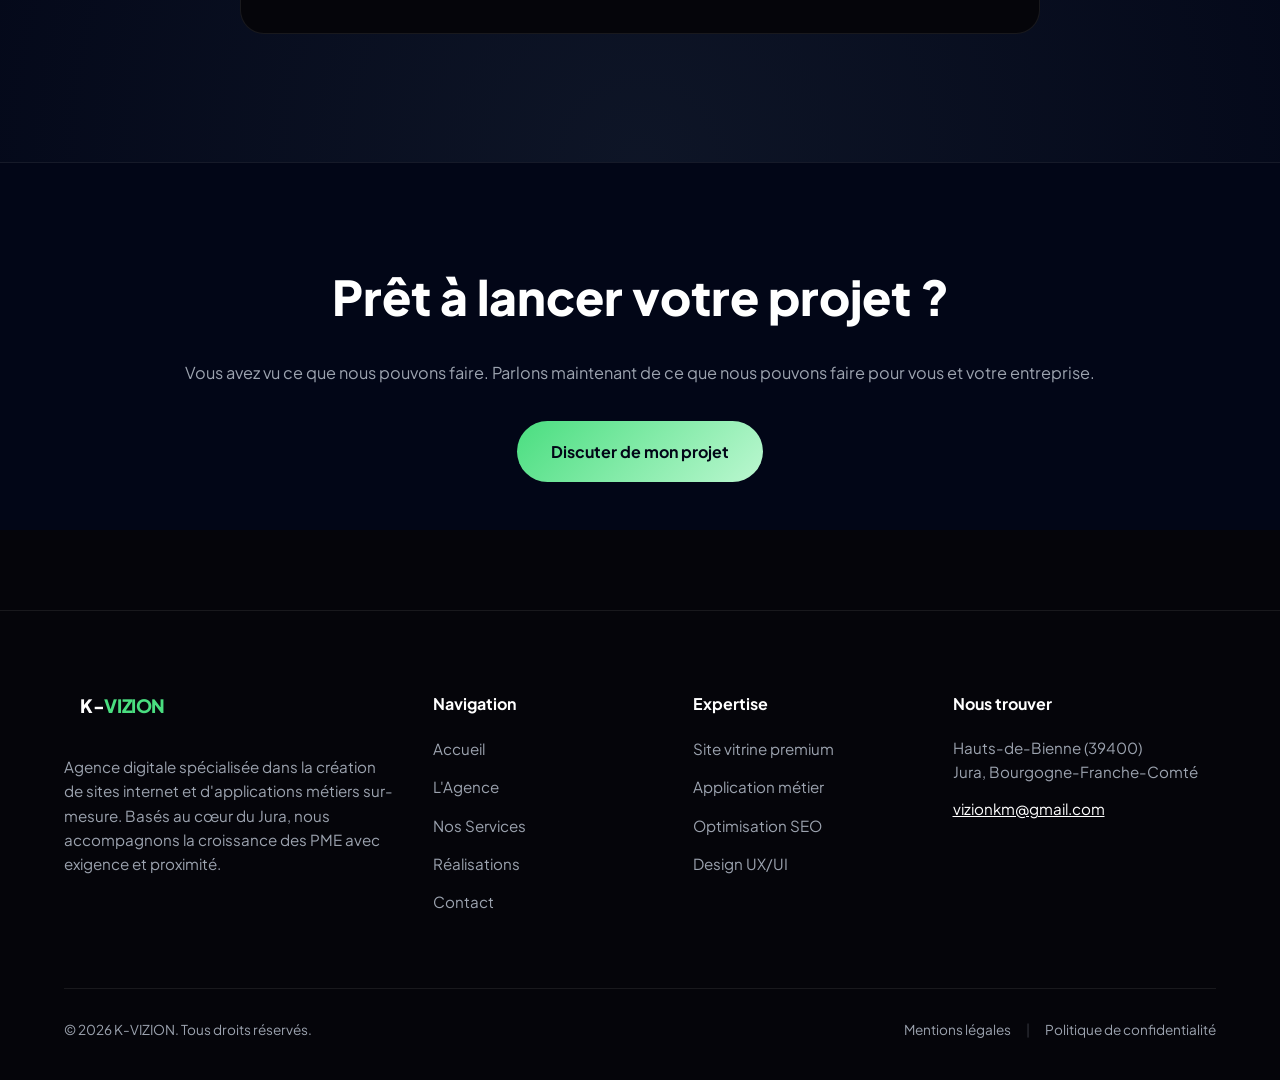
<file: projets.html>
<!DOCTYPE html>
<html lang="fr" class="scroll-smooth">
<head>
  <meta charset="UTF-8">
  <meta name="viewport" content="width=device-width, initial-scale=1.0">
  <title>Réalisations | K-VIZION - Agence web dans le Jura</title>
  <link rel="icon" type="image/png" href="assets/favicon-192x192.png">
  <meta name="description" content="Découvrez les dernières créations de K-VIZION : conception de sites internet sur-mesure et d'applications métiers pour les PME.">
  <meta name="robots" content="index,follow">

  <link rel="preconnect" href="https://fonts.googleapis.com">
  <link rel="preconnect" href="https://fonts.gstatic.com" crossorigin>

  <link rel="preload" as="style" href="https://fonts.googleapis.com/css2?family=Plus+Jakarta+Sans:wght@400;500;600;700;800&display=swap">
  <link rel="stylesheet" href="https://fonts.googleapis.com/css2?family=Plus+Jakarta+Sans:wght@400;500;600;700;800&display=swap" media="print" onload="this.media='all'">
  <noscript>
    <link rel="stylesheet" href="https://fonts.googleapis.com/css2?family=Plus+Jakarta+Sans:wght@400;500;600;700;800&display=swap">
  </noscript>

  <link rel="preload" href="style.css" as="style">
  <link rel="stylesheet" href="style.css">
</head>
<body>

<nav class="floating-nav">
  <a href="index.html" class="nav-logo" aria-label="Accueil">
    K-<span>VIZION</span>
  </a>

  <div class="nav-items" id="nav-items">
    <a href="index.html">Accueil</a>
    <a href="agence.html">Agence</a>
    <a href="services.html">Services</a>
    <a href="projets.html" class="active">Réalisations</a>
  </div>

  <a href="contact.html" class="nav-cta">Contact</a>

  <button class="nav-toggle-bubble" id="mobile-toggle" aria-label="Menu">
    <span></span>
    <span></span>
  </button>
</nav>

<main>
  <header class="page-header">
    <div class="container">
      <div class="page-header-eyebrow">
        <span style="width: 6px; height: 6px; border-radius: 999px; background: var(--accent); box-shadow: 0 0 10px var(--accent);"></span>
        Nos références
      </div>
      <h1>Découvrez nos dernières réalisations.</h1>
      <p>
        Des sites vitrines optimisés pour la conversion aux applications métiers complexes, voici un aperçu des projets sur lesquels nous avons travaillé pour accompagner la croissance de nos clients.
      </p>
    </div>
  </header>

  <section class="portfolio-section" style="padding-top: 2rem;">
    <div class="container">
      <div class="portfolio-grid">

        <a href="#" class="portfolio-card reveal">
          <div class="portfolio-img-wrapper">
            <img src="assets/projet-gkmotion-2.webp" alt="Site de réservation GKMOTION" class="portfolio-img" loading="lazy">
          </div>
          <span class="portfolio-tag">SaaS · Dashboard métier</span>
          <div class="portfolio-title-wrapper">
            <h3>GKMOTION · Plateforme de réservation</h3>
            <span class="portfolio-arrow">↗</span>
          </div>
          <p class="text-secondary" style="margin-top: 8px;">
            Interface de pilotage centralisée pour automatiser les réservations, gérer les plannings et suivre l'activité en temps réel.
          </p>
        </a>

        <a href="https://myphone39.fr" class="portfolio-card reveal delay-1" target="_blank" rel="noopener noreferrer">
          <div class="portfolio-img-wrapper">
            <img src="assets/projet-myphone-2.webp" alt="Site Vitrine MYPHONE" class="portfolio-img" loading="lazy">
          </div>
          <span class="portfolio-tag">Site Vitrine & SEO</span>
          <div class="portfolio-title-wrapper">
            <h3>MYPHONE · Réparation & services</h3>
            <span class="portfolio-arrow">↗</span>
          </div>
          <p class="text-secondary" style="margin-top: 8px;">
            Conception d'une plateforme sur-mesure optimisée pour la conversion, propulsant la visibilité locale et l'image de marque de l'enseigne.
          </p>
        </a>

      </div>
    </div>
  </section>

  <section class="stats-section" style="padding-top: 4rem;">
    <div class="container">
      <div class="testimonial-card reveal" style="max-width: 800px; margin: 0 auto;">
        <div class="quote-icon">❝</div>
        <p style="font-size: 1.15rem; line-height: 1.7; margin-bottom: 2rem;">"Nous avons fait appel à K-VIZION pour la création de notre site internet. Le rendu final est moderne, optimisé et parfaitement adapté à notre image. Un accompagnement pro du début à la fin avec une vraie écoute !"</p>
        <div style="display: flex; align-items: center; gap: 15px;">
          <div style="width: 50px; height: 50px; border-radius: 50%; background: var(--bg-surface); border: 2px solid var(--border-light);"></div>
          <div>
            <div style="font-weight: 700;">MYPHONE</div>
            <div class="text-secondary" style="font-size: 0.85rem;">Commerce & Services locaux</div>
          </div>
        </div>
      </div>
    </div>
  </section>

  <section class="contact-cta">
    <div class="container reveal">
      <h2>Prêt à lancer votre projet&nbsp;?</h2>
      <p class="text-secondary" style="font-size: 1.02rem; margin-bottom: 2.2rem;">
        Vous avez vu ce que nous pouvons faire. Parlons maintenant de ce que nous pouvons faire pour vous et votre entreprise.
      </p>
      <a href="contact.html" class="btn-main">Discuter de mon projet</a>
    </div>
  </section>
</main>

<footer class="site-footer">
  <div class="container">
    <div class="footer-grid">
      <div class="footer-brand">
        <a href="index.html" class="nav-logo" style="margin-bottom: 1.5rem; display: inline-block;">
          K-<span>VIZION</span>
        </a>
        <p class="text-secondary" style="font-size: 0.95rem; line-height: 1.6;">
          Agence digitale spécialisée dans la création de sites internet et d'applications métiers sur-mesure. Basés au cœur du Jura, nous accompagnons la croissance des PME avec exigence et proximité.
        </p>
      </div>

      <div class="footer-links">
        <h3 style="margin-bottom: 1.2rem; font-weight: 700; font-size: 1rem;">Navigation</h3>
        <ul>
          <li><a href="index.html">Accueil</a></li>
          <li><a href="agence.html">L'Agence</a></li>
          <li><a href="services.html">Nos Services</a></li>
          <li><a href="projets.html">Réalisations</a></li>
          <li><a href="contact.html">Contact</a></li>
        </ul>
      </div>

      <div class="footer-links">
        <h3 style="margin-bottom: 1.2rem; font-weight: 700; font-size: 1rem;">Expertise</h3>
        <ul>
          <li><a>Site vitrine premium</a></li>
          <li><a>Application métier</a></li>
          <li><a>Optimisation SEO</a></li>
          <li><a>Design UX/UI</a></li>
        </ul>
      </div>

      <div class="footer-contact">
        <h3 style="margin-bottom: 1.2rem; font-weight: 700; font-size: 1rem;">Nous trouver</h3>
        <p class="text-secondary" style="font-size: 0.95rem; margin-bottom: 0.8rem;">
          Hauts-de-Bienne (39400)<br>
          Jura, Bourgogne-Franche-Comté
        </p>
        <p class="text-secondary" style="font-size: 0.95rem;">
          <a href="mailto:vizionkm@gmail.com" style="color: var(--text-main);">vizionkm@gmail.com</a>
        </p>
      </div>
    </div>

    <div class="footer-bottom">
      <div class="footer-copy">
        &copy; 2026 K-VIZION. Tous droits réservés.
      </div>
      <div class="footer-legal">
        <a href="mentions-legales.html">Mentions légales</a>
        <span style="opacity: 0.3;">|</span>
        <a href="politique-confidentialite.html">Politique de confidentialité</a>
      </div>
    </div>
  </div>
</footer>

<script src="script.js" defer></script>
</body>
</html>
</file>
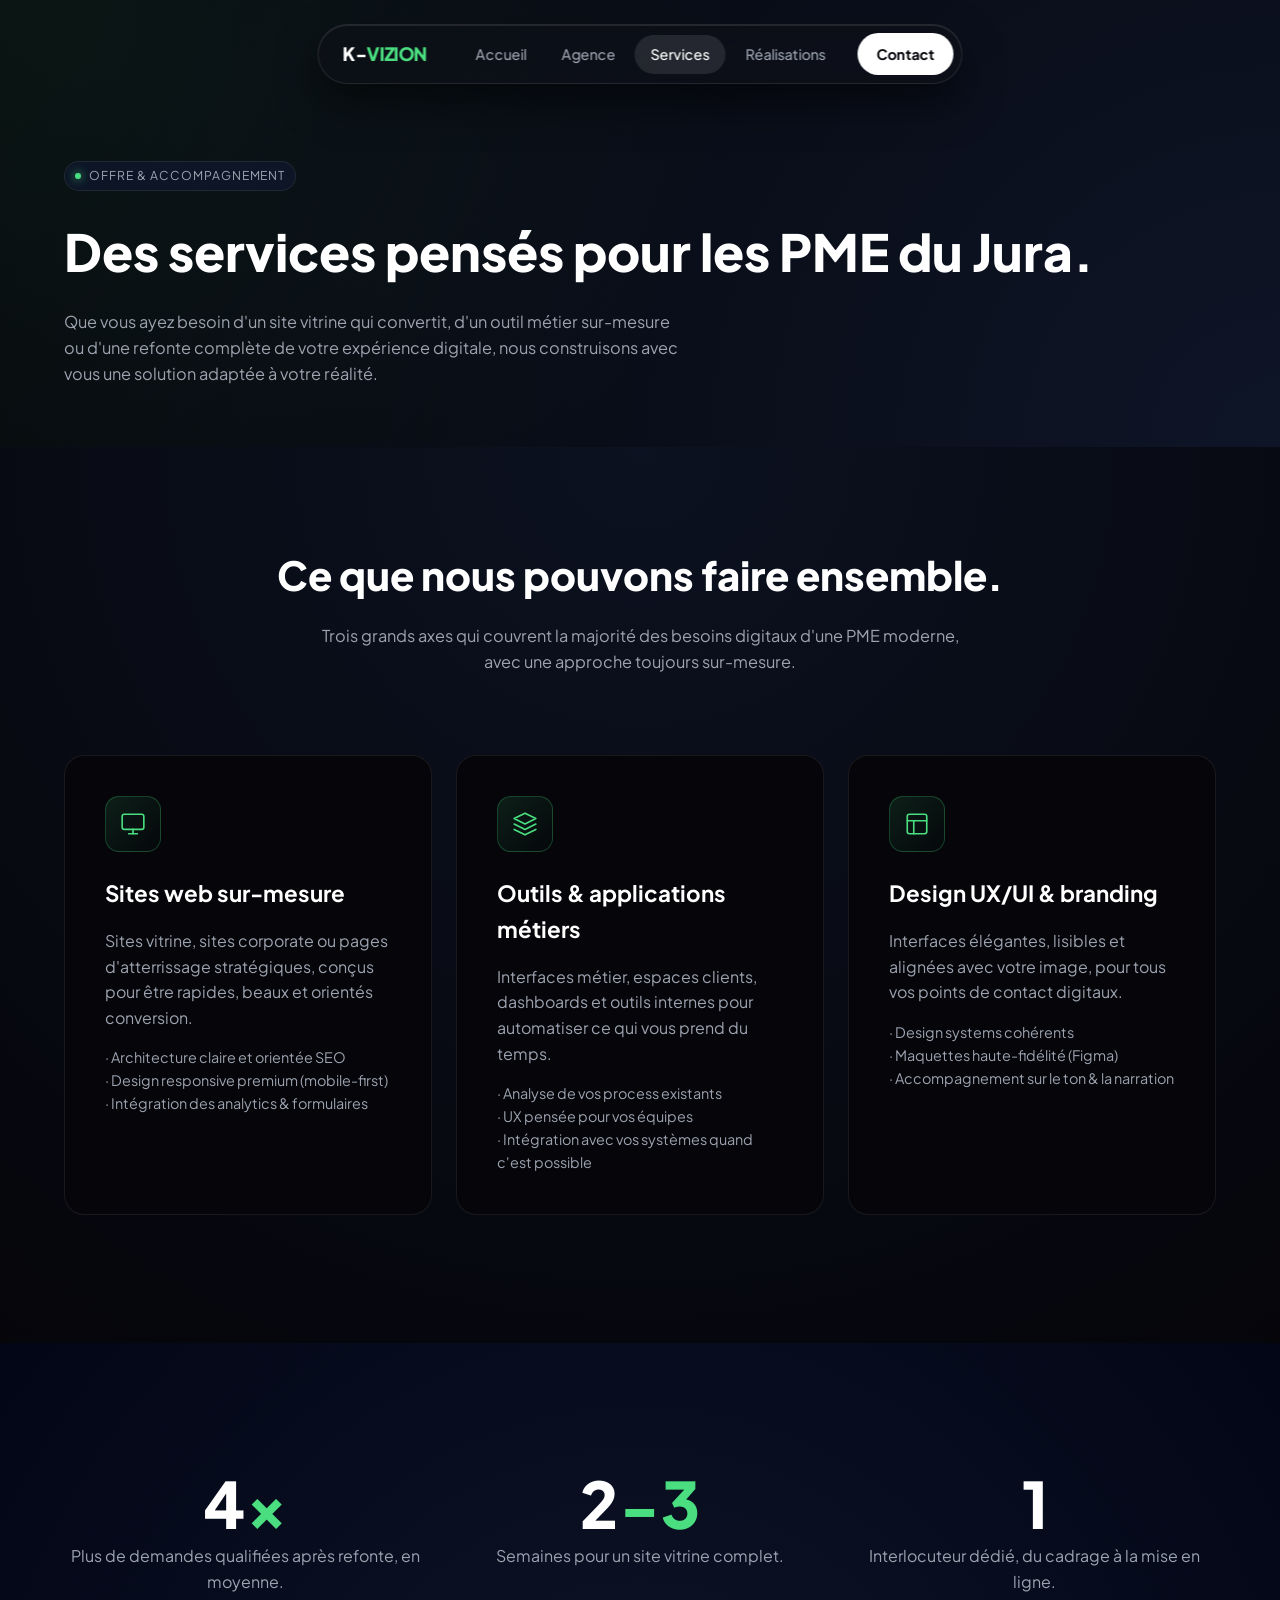
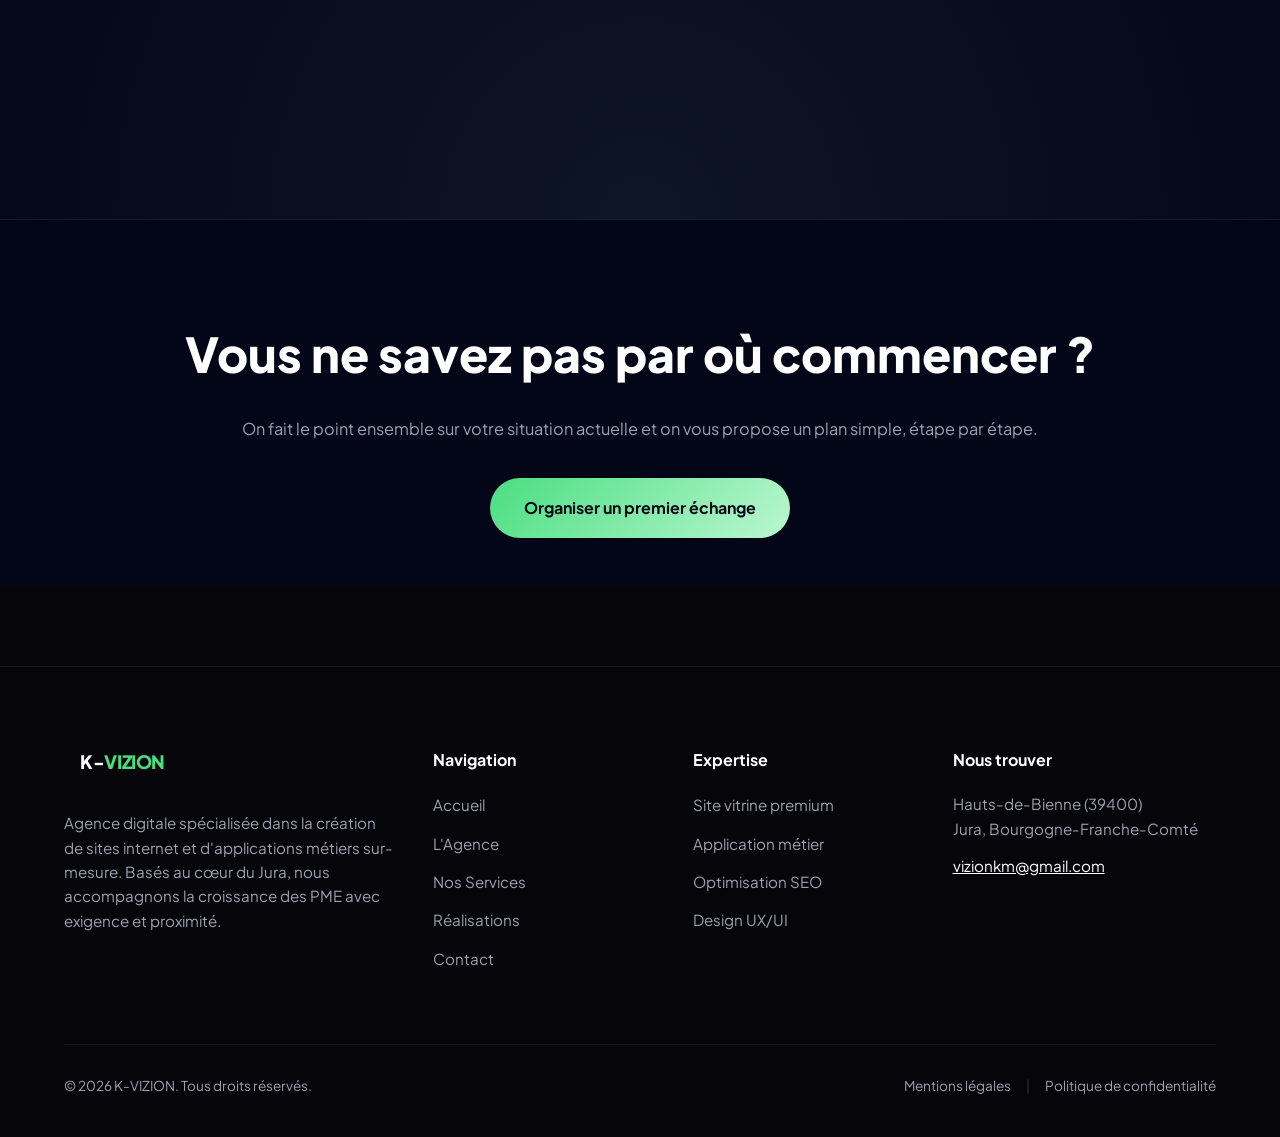
<file: services.html>
<!DOCTYPE html>
<html lang="fr" class="scroll-smooth">
<head>
  <meta charset="UTF-8">
  <meta name="viewport" content="width=device-width, initial-scale=1.0">
  <title>K-VIZION | Agence web dans le Jura (Hauts-de-Bienne)</title>
  <link rel="icon" type="img/png" href="assets/favicon-192x192.png">

  <meta name="description" content="K-VIZION est une agence web et digitale basée à Hauts-de-Bienne dans le Jura (39). Nous créons des sites internet sur-mesure et des applications métiers premium pour les PME en Bourgogne-Franche-Comté, à Lyon et partout en France.">
  <meta name="robots" content="index,follow">

  <link rel="preconnect" href="https://fonts.googleapis.com">
  <link rel="preconnect" href="https://fonts.gstatic.com" crossorigin>

  <link rel="preload" as="style" href="https://fonts.googleapis.com/css2?family=Plus+Jakarta+Sans:wght@400;500;600;700;800&display=swap">
  <link rel="stylesheet" href="https://fonts.googleapis.com/css2?family=Plus+Jakarta+Sans:wght@400;500;600;700;800&display=swap" media="print" onload="this.media='all'">
  <noscript>
    <link rel="stylesheet" href="https://fonts.googleapis.com/css2?family=Plus+Jakarta+Sans:wght@400;500;600;700;800&display=swap">
  </noscript>

  <link rel="preload" href="style.css" as="style">
  <link rel="stylesheet" href="style.css">
</head>
<body>

<nav class="floating-nav">
  <a href="index.html" class="nav-logo" aria-label="Accueil">
    K-<span>VIZION</span>
  </a>

  <div class="nav-items" id="nav-items">
    <a href="index.html">Accueil</a>
    <a href="agence.html">Agence</a>
    <a href="services.html" class="active">Services</a>
    <a href="projets.html">Réalisations</a>
  </div>

  <a href="contact.html" class="nav-cta">Contact</a>

  <button class="nav-toggle-bubble" id="mobile-toggle" aria-label="Menu">
    <span></span>
    <span></span>
  </button>
</nav>

<main>
  <header class="page-header">
    <div class="container">
      <div class="page-header-eyebrow">
        <span style="width: 6px; height: 6px; border-radius: 999px; background: var(--accent); box-shadow: 0 0 10px var(--accent);"></span>
        Offre & accompagnement
      </div>
      <h1>Des services pensés pour les PME du Jura.</h1>
      <p>
        Que vous ayez besoin d'un site vitrine qui convertit, d'un outil métier sur-mesure ou d'une refonte complète de votre expérience digitale,
        nous construisons avec vous une solution adaptée à votre réalité.
      </p>
    </div>
  </header>

  <section class="services-section">
    <div class="container">
      <div class="section-head reveal">
        <h2>Ce que nous pouvons faire ensemble.</h2>
        <p class="text-secondary" style="font-size: 1.02rem; max-width: 640px; margin: 0 auto;">
          Trois grands axes qui couvrent la majorité des besoins digitaux d'une PME moderne, avec une approche toujours sur-mesure.
        </p>
      </div>

      <div class="services-grid">
        <article class="service-item reveal">
          <div class="service-icon">
            <svg viewBox="0 0 24 24" fill="none" stroke="currentColor" stroke-width="1.5" stroke-linecap="round" stroke-linejoin="round">
              <rect x="2" y="3" width="20" height="14" rx="2" ry="2"></rect>
              <line x1="8" y1="21" x2="16" y2="21"></line>
              <line x1="12" y1="17" x2="12" y2="21"></line>
            </svg>
          </div>
          <h3>Sites web sur-mesure</h3>
          <p class="text-secondary" style="margin-bottom: 1rem;">
            Sites vitrine, sites corporate ou pages d'atterrissage stratégiques, conçus pour être rapides, beaux et orientés conversion.
          </p>
          <ul class="text-secondary" style="font-size: 0.9rem; list-style:none; padding-left:0;">
            <li>· Architecture claire et orientée SEO</li>
            <li>· Design responsive premium (mobile-first)</li>
            <li>· Intégration des analytics & formulaires</li>
          </ul>
        </article>

        <article class="service-item reveal delay-1">
          <div class="service-icon">
            <svg viewBox="0 0 24 24" fill="none" stroke="currentColor" stroke-width="1.5" stroke-linecap="round" stroke-linejoin="round">
              <polygon points="12 2 2 7 12 12 22 7 12 2"></polygon>
              <polyline points="2 17 12 22 22 17"></polyline>
              <polyline points="2 12 12 17 22 12"></polyline>
            </svg>
          </div>
          <h3>Outils & applications métiers</h3>
          <p class="text-secondary" style="margin-bottom: 1rem;">
            Interfaces métier, espaces clients, dashboards et outils internes pour automatiser ce qui vous prend du temps.
          </p>
          <ul class="text-secondary" style="font-size: 0.9rem; list-style:none; padding-left:0;">
            <li>· Analyse de vos process existants</li>
            <li>· UX pensée pour vos équipes</li>
            <li>· Intégration avec vos systèmes quand c'est possible</li>
          </ul>
        </article>

        <article class="service-item reveal delay-2">
          <div class="service-icon">
            <svg viewBox="0 0 24 24" fill="none" stroke="currentColor" stroke-width="1.5" stroke-linecap="round" stroke-linejoin="round">
              <rect x="3" y="3" width="18" height="18" rx="2" ry="2"></rect>
              <line x1="3" y1="9" x2="21" y2="9"></line>
              <line x1="9" y1="21" x2="9" y2="9"></line>
            </svg>
          </div>
          <h3>Design UX/UI & branding</h3>
          <p class="text-secondary" style="margin-bottom: 1rem;">
            Interfaces élégantes, lisibles et alignées avec votre image, pour tous vos points de contact digitaux.
          </p>
          <ul class="text-secondary" style="font-size: 0.9rem; list-style:none; padding-left:0;">
            <li>· Design systems cohérents</li>
            <li>· Maquettes haute-fidélité (Figma)</li>
            <li>· Accompagnement sur le ton & la narration</li>
          </ul>
        </article>
      </div>
    </div>
  </section>

  <section class="stats-section">
    <div class="container">
      <div class="stats-grid reveal">
        <div class="stat-box">
          <h3>4<span>x</span></h3>
          <p class="text-secondary">Plus de demandes qualifiées après refonte, en moyenne.</p>
        </div>
        <div class="stat-box">
          <h3>2<span>-3</span></h3>
          <p class="text-secondary">Semaines pour un site vitrine complet.</p>
        </div>
        <div class="stat-box">
          <h3>1<span></span></h3>
          <p class="text-secondary">Interlocuteur dédié, du cadrage à la mise en ligne.</p>
        </div>
      </div>
    </div>
  </section>

  <section class="contact-cta">
    <div class="container reveal">
      <h2>Vous ne savez pas par où commencer&nbsp;?</h2>
      <p class="text-secondary" style="font-size: 1.02rem; margin-bottom: 2.2rem;">
        On fait le point ensemble sur votre situation actuelle et on vous propose un plan simple, étape par étape.
      </p>
      <a href="contact.html" class="btn-main">Organiser un premier échange</a>
    </div>
  </section>
</main>

<footer class="site-footer">
  <div class="container">
    <div class="footer-grid">
      <div class="footer-brand">
        <a href="index.html" class="nav-logo" style="margin-bottom: 1.5rem; display: inline-block;">
          K-<span>VIZION</span>
        </a>
        <p class="text-secondary" style="font-size: 0.95rem; line-height: 1.6;">
          Agence digitale spécialisée dans la création de sites internet et d'applications métiers sur-mesure. Basés au cœur du Jura, nous accompagnons la croissance des PME avec exigence et proximité.
        </p>
      </div>

      <div class="footer-links">
        <h3 style="margin-bottom: 1.2rem; font-weight: 700; font-size: 1rem;">Navigation</h3>
        <ul>
          <li><a href="index.html">Accueil</a></li>
          <li><a href="agence.html">L'Agence</a></li>
          <li><a href="services.html">Nos Services</a></li>
          <li><a href="projets.html">Réalisations</a></li>
          <li><a href="contact.html">Contact</a></li>
        </ul>
      </div>

      <div class="footer-links">
        <h3 style="margin-bottom: 1.2rem; font-weight: 700; font-size: 1rem;">Expertise</h3>
        <ul>
          <li><a>Site vitrine premium</a></li>
          <li><a>Application métier</a></li>
          <li><a>Optimisation SEO</a></li>
          <li><a>Design UX/UI</a></li>
        </ul>
      </div>

      <div class="footer-contact">
        <h3 style="margin-bottom: 1.2rem; font-weight: 700; font-size: 1rem;">Nous trouver</h3>
        <p class="text-secondary" style="font-size: 0.95rem; margin-bottom: 0.8rem;">
          Hauts-de-Bienne (39400)<br>
          Jura, Bourgogne-Franche-Comté
        </p>
        <p class="text-secondary" style="font-size: 0.95rem;">
          <a href="mailto:vizionkm@gmail.com" style="color: var(--text-main);">vizionkm@gmail.com</a>
        </p>
      </div>
    </div>

    <div class="footer-bottom">
      <div class="footer-copy">
        &copy; 2026 K-VIZION. Tous droits réservés.
      </div>
      <div class="footer-legal">
        <a href="mentions-legales.html">Mentions légales</a>
        <span style="opacity: 0.3;">|</span>
        <a href="politique-confidentialite.html">Politique de confidentialité</a>
      </div>
    </div>
  </div>
</footer>

<script src="script.js" defer></script>
</body>
</html>
</file>
<file: style.css>
/* ------------------------------------------------
   DESIGN SYSTEM : DARK MODE PREMIUM K-VIZION
-------------------------------------------------*/
:root {
  --bg-base: #05050A;
  --bg-surface: #0F1016;
  --bg-card: rgba(255, 255, 255, 0.03);
  --bg-card-hover: rgba(255, 255, 255, 0.06);

  --text-main: #FFFFFF;
  --text-secondary: #9CA3AF;

  --accent: #4ADE80;
  --accent-dark: #16A34A;
  --accent-glow: rgba(74, 222, 128, 0.2);

  --border-light: rgba(255, 255, 255, 0.08);

  --font-main: 'Plus Jakarta Sans', sans-serif;
  --transition-bounce: all 0.5s cubic-bezier(0.34, 1.56, 0.64, 1);
  --transition-smooth: all 0.3s ease;
}

* {
  box-sizing: border-box;
  margin: 0;
  padding: 0;
}

html.scroll-smooth {
  scroll-behavior: smooth;
}

body {
  font-family: var(--font-main);
  background-color: var(--bg-base);
  color: var(--text-main);
  line-height: 1.6;
  overflow-x: hidden;
}

.container {
  max-width: 1280px;
  margin: 0 auto;
  padding: 0 5vw;
}

.text-secondary {
  color: var(--text-secondary);
}

/* ------------------------------------------------
   ANIMATIONS DE BASE
-------------------------------------------------*/
.reveal {
  opacity: 0;
  transform: translateY(30px);
  transition: all 0.8s ease-out;
}

.reveal.is-visible {
  opacity: 1;
  transform: translateY(0);
}

.delay-1 {
  transition-delay: 150ms;
}

.delay-2 {
  transition-delay: 300ms;
}

@keyframes float {
  0%,
  100% {
    transform: translateY(0);
  }
  50% {
    transform: translateY(-10px);
  }
}

/* ------------------------------------------------
   MENU BULLE FLOTTANT
-------------------------------------------------*/
.floating-nav {
  position: fixed;
  top: 1.5rem;
  left: 50%;
  transform: translateX(-50%);
  z-index: 1000;
  display: flex;
  align-items: center;
  gap: 0.5rem;
  padding: 0.5rem;
  background: rgba(15, 16, 22, 0.7);
  backdrop-filter: saturate(180%) blur(20px);
  -webkit-backdrop-filter: saturate(180%) blur(20px);
  border: 1px solid rgba(255, 255, 255, 0.1);
  border-radius: 999px;
  box-shadow: 0 20px 40px rgba(0, 0, 0, 0.5), inset 0 1px 0 rgba(255, 255, 255, 0.1);
  transition: all 0.4s cubic-bezier(0.22, 1, 0.36, 1);
}

.nav-logo {
  display: flex;
  align-items: center;
  padding: 0 1rem;
  height: 40px;
  border-radius: 999px;
  font-size: 1.15rem;
  font-weight: 800;
  color: var(--text-main);
  text-decoration: none;
  letter-spacing: -0.02em;
  transition: var(--transition-smooth);
}

.nav-logo span {
  color: var(--accent);
}

.nav-logo:hover {
  background: rgba(255, 255, 255, 0.05);
}

.nav-items {
  display: flex;
  align-items: center;
  gap: 0.2rem;
  padding: 0 0.5rem;
}

.nav-items a {
  text-decoration: none;
  color: var(--text-secondary);
  font-weight: 500;
  font-size: 0.9rem;
  padding: 0.5rem 1rem;
  border-radius: 999px;
  transition: var(--transition-smooth);
}

.nav-items a:hover {
  color: var(--text-main);
}

.nav-items a.active {
  color: var(--text-main);
  background: rgba(255, 255, 255, 0.1);
}

.nav-cta {
  background: var(--text-main);
  color: var(--bg-base) !important;
  padding: 0.6rem 1.2rem;
  border-radius: 999px;
  font-weight: 700;
  font-size: 0.9rem;
  text-decoration: none;
  transition: var(--transition-smooth);
}

.nav-cta:hover {
  background: var(--accent);
  transform: scale(1.05);
}

.nav-toggle-bubble {
  display: none;
  background: rgba(255, 255, 255, 0.05);
  border: none;
  width: 40px;
  height: 40px;
  border-radius: 50%;
  cursor: pointer;
  align-items: center;
  justify-content: center;
  flex-direction: column;
  gap: 4px;
  transition: var(--transition-smooth);
}

.nav-toggle-bubble span {
  width: 16px;
  height: 2px;
  background: var(--text-main);
  border-radius: 2px;
  transition: var(--transition-smooth);
}

.floating-nav.is-open .nav-toggle-bubble span:nth-child(1) {
  transform: translateY(3px) rotate(45deg);
}
.floating-nav.is-open .nav-toggle-bubble span:nth-child(2) {
  transform: translateY(-3px) rotate(-45deg);
}

/* ------------------------------------------------
   BOUTONS & INTERACTIONS
-------------------------------------------------*/
.btn-main {
  display: inline-flex;
  align-items: center;
  justify-content: center;
  gap: 12px;
  background: linear-gradient(135deg, var(--accent), #bbf7d0);
  color: #020617;
  padding: 1.1rem 2.1rem;
  border-radius: 999px;
  text-decoration: none;
  font-weight: 700;
  font-size: 1rem;
  border: none;
  cursor: pointer;
  outline: none !important;
  transition: all 0.3s ease;
}

.btn-main:hover {
  box-shadow: 0 15px 35px var(--accent-glow);
  transform: translateY(-3px);
}
/* ------------------------------------------------
   HERO HOME
-------------------------------------------------*/
.hero {
  padding: 180px 0 110px 0;
  position: relative;
  overflow: hidden;
  background:
          radial-gradient(circle at top left, rgba(74, 222, 128, 0.08), transparent 55%),
          radial-gradient(circle at bottom right, rgba(15, 23, 42, 0.9), #05050A);
}

.hero-bg-glow {
  position: absolute;
  top: -15%;
  right: -10%;
  width: 620px;
  height: 620px;
  background: radial-gradient(circle, var(--accent-glow) 0%, transparent 60%);
  filter: blur(80px);
  z-index: -1;
  pointer-events: none;
}

.hero-content {
  display: grid;
  grid-template-columns: minmax(0, 1.4fr) minmax(0, 1fr);
  gap: 3rem;
  align-items: center;
}

.rating-badge {
  display: inline-flex;
  align-items: center;
  gap: 10px;
  background: var(--bg-card);
  border: 1px solid var(--border-light);
  padding: 0.5rem 1rem;
  border-radius: 99px;
  margin-bottom: 2rem;
  font-size: 0.85rem;
  font-weight: 600;
}

.stars {
  color: #FBBF24;
  font-size: 1.1rem;
  letter-spacing: 2px;
}

.hero h1 {
  font-size: clamp(2.5rem, 5vw, 4.2rem);
  font-weight: 800;
  line-height: 1.18;
  letter-spacing: -0.02em; /* Rend la typographie plus élégante */
  margin-bottom: 1.5rem;
  max-width: 100%;
}

.hero h1 span {
  color: var(--accent);
}

.hero p {
  font-size: 1.15rem;
  color: var(--text-secondary);
  margin-bottom: 2.5rem;
  max-width: 580px;
}

.hero-clients {
  display: flex;
  align-items: center;
  gap: 1rem;
  margin-top: 1.75rem;
}

.hero-avatars {
  display: flex;
  align-items: center;
}

.hero-avatar {
  width: 32px;
  height: 32px;
  border-radius: 999px;
  border: 2px solid rgba(15, 23, 42, 0.9);
  background: linear-gradient(135deg, #0f172a, #1f2937);
  display: flex;
  align-items: center;
  justify-content: center;
  font-size: 0.75rem;
  font-weight: 600;
  color: #e5e7eb;
  box-shadow: 0 8px 20px rgba(0, 0, 0, 0.7);
}

.hero-avatar:nth-child(2) {
  transform: translateX(-10px);
}

.hero-avatar:nth-child(3) {
  transform: translateX(-20px);
}

.hero-avatar:nth-child(4) {
  transform: translateX(-30px);
}

.hero-avatar-count {
  font-size: 0.85rem;
  color: var(--text-secondary);
}

.hero-visual {
  position: relative;
  height: 500px;
}

.ui-card {
  position: absolute;
  background: rgba(15, 23, 42, 0.96);
  border: 1px solid var(--border-light);
  border-radius: 16px;
  padding: 1.5rem;
  box-shadow: 0 26px 60px rgba(0, 0, 0, 0.75);
  animation: float 6s ease-in-out infinite;
  backdrop-filter: blur(18px);
}

.ui-main {
  width: 82%;
  top: 50%;
  left: 50%;
  transform: translate(-50%, -50%);
  animation-delay: 0s;
  z-index: 2;
  border-top: 4px solid var(--accent);
}

.ui-main-header {
  display: flex;
  justify-content: space-between;
  align-items: center;
  margin-bottom: 18px;
}

.ui-main-chip {
  font-size: 0.74rem;
  text-transform: uppercase;
  letter-spacing: 0.06em;
  color: var(--accent);
  background: rgba(74, 222, 128, 0.12);
  padding: 4px 10px;
  border-radius: 999px;
  border: 1px solid rgba(74, 222, 128, 0.4);
}

.ui-status-pill {
  display: inline-flex;
  align-items: center;
  gap: 6px;
  padding: 4px 9px;
  border-radius: 999px;
  background: rgba(15, 118, 110, 0.2);
  border: 1px solid rgba(34, 197, 94, 0.35);
  font-size: 0.72rem;
  color: #a5f3fc;
}

.ui-status-dot {
  width: 7px;
  height: 7px;
  border-radius: 50%;
  background: var(--accent);
  box-shadow: 0 0 10px var(--accent);
}

.ui-main-footer {
  margin-top: 1.1rem;
  display: flex;
  justify-content: space-between;
  align-items: center;
  font-size: 0.8rem;
  color: var(--text-secondary);
}

.ui-main-footer strong {
  color: var(--accent);
}

.ui-floating-1 {
  width: 220px;
  top: 10%;
  right: -5%;
  animation-delay: -2s;
  z-index: 3;
  background: #020617;
}

.ui-floating-2 {
  width: 240px;
  bottom: 8%;
  left: -5%;
  animation-delay: -4s;
  z-index: 3;
  display: flex;
  gap: 1rem;
  align-items: center;
}

.skeleton-line {
  height: 10px;
  background: var(--bg-card-hover);
  border-radius: 4px;
  margin-bottom: 10px;
}

.skeleton-line.short {
  width: 60%;
}

.skeleton-avatar {
  width: 40px;
  height: 40px;
  border-radius: 50%;
  background: linear-gradient(135deg, var(--accent), var(--accent-dark));
}

/* ------------------------------------------------
   MARQUEE
-------------------------------------------------*/
.marquee-container {
  background: var(--bg-surface);
  border-top: 1px solid var(--border-light);
  border-bottom: 1px solid var(--border-light);
  padding: 1.5rem 0;
  overflow: hidden;
  white-space: nowrap;
  position: relative;
}

.marquee-content {
  display: flex;
  width: max-content; /* Obligatoire : force le bloc à prendre toute la place de ses enfants */
  animation: marquee 30s linear infinite; /* Ralenti un peu pour la fluidité (car le bloc est plus grand) */
}

.marquee-item {
  font-size: 1.2rem;
  font-weight: 800;
  color: transparent;
  -webkit-text-stroke: 1px var(--text-secondary);
  text-transform: uppercase;
  padding-right: 3rem; /* Remplace le 'gap' pour un calcul de boucle parfait */
}

.marquee-item span {
  color: var(--accent);
  -webkit-text-stroke: 0;
  margin: 0 1.5rem; /* Espace parfaitement les étoiles entre les mots */
}

@keyframes marquee {
  0% {
    transform: translateX(0);
  }
  100% {
    /* En décalant exactement de 50%, le bloc 3 prend la place du bloc 1 de manière invisible */
    transform: translateX(-50%);
  }
}

/* ------------------------------------------------
   SECTIONS GÉNÉRIQUES + BENTO GRID
-------------------------------------------------*/
.method-section {
  padding: 8rem 0;
}

.section-head {
  text-align: center;
  margin-bottom: 5rem;
}

.section-head h2 {
  font-size: 2.5rem;
  font-weight: 800;
  margin-bottom: 1rem;
}

/* 1. On passe en disposition verticale (texte en haut, cartes en bas) */
.method-layout {
  display: flex;
  flex-direction: column;
  gap: 4rem;
  align-items: center;
}

/* 2. On centre et on limite la largeur du texte pour que ce soit beau à lire */
.method-intro {
  max-width: 760px;
  text-align: center;
}

.method-intro-eyebrow {
  display: inline-flex;
  align-items: center;
  gap: 8px;
  padding: 4px 10px;
  border-radius: 999px;
  background: rgba(15, 23, 42, 0.85);
  border: 1px solid var(--border-light);
  font-size: 0.76rem;
  letter-spacing: 0.08em;
  text-transform: uppercase;
  color: var(--text-secondary);
  margin-bottom: 1rem;
}

.method-intro h2 {
  font-size: 2.4rem;
  font-weight: 800;
  margin-bottom: 1rem;
}

.method-intro p {
  font-size: 1.1rem;
  color: var(--text-secondary);
  margin-bottom: 2rem;
}

/* On centre la liste globalement, mais on garde le texte aligné à gauche */
.method-list {
  list-style: none;
  display: inline-grid;
  text-align: left;
  gap: 1rem;
  margin-bottom: 2.5rem;
}

.method-list li {
  display: flex;
  align-items: center;
  gap: 0.8rem;
  font-size: 1rem;
  color: var(--text-secondary);
}

.method-list-bullet {
  width: 22px;
  height: 22px;
  border-radius: 999px;
  border: 1px solid rgba(148, 163, 184, 0.5);
  display: flex;
  align-items: center;
  justify-content: center;
  font-size: 0.8rem;
  color: var(--accent);
  background: rgba(15, 23, 42, 0.9);
  flex-shrink: 0;
}

.method-intro-micro-ui {
  max-width: 450px;
  margin: 0 auto; /* Pour centrer cet élément */
  padding: 1rem 1.2rem;
  border-radius: 14px;
  background: rgba(15, 23, 42, 0.95);
  border: 1px dashed rgba(148, 163, 184, 0.5);
  display: flex;
  align-items: center;
  justify-content: space-between;
  font-size: 0.85rem;
  color: var(--text-secondary);
}

.method-intro-micro-ui strong {
  color: var(--accent);
}

/* 3. La grille prend maintenant toute la largeur en dessous */
.bento-grid {
  display: grid;
  grid-template-columns: repeat(2, minmax(0, 1fr));
  grid-auto-rows: minmax(160px, auto);
  gap: 2rem;
  width: 100%;
}
/* 4. On donne plus d'espace à l'intérieur de chaque carte (padding: 2.5rem) */
.bento-card {
  position: relative;
  padding: 2.5rem;
  border-radius: 20px;
  background-color: rgba(15, 16, 22, 0.96);
  background-image: radial-gradient(circle at top left, rgba(148, 163, 184, 0.08), transparent 55%);
  border: 1px solid var(--border-light);
  box-shadow: 0 18px 45px rgba(0, 0, 0, 0.7);
  transition: var(--transition-smooth);
  overflow: hidden;
}

.bento-card::after {
  content: "";
  position: absolute;
  inset: 0;
  background: radial-gradient(circle at top right, rgba(74, 222, 128, 0.08), transparent 55%);
  opacity: 0;
  transition: opacity 0.35s ease;
  pointer-events: none;
}

.bento-card:hover {
  transform: translateY(-6px);
  border-color: var(--accent);
}

.bento-card:hover::after {
  opacity: 1;
}

.bento-card--wide {
  grid-column: 1 / -1;
}

.bento-card--tall {
  grid-row: span 2;
}

.step-badge {
  display: inline-flex;
  align-items: center;
  gap: 0.4rem;
  font-size: 0.78rem;
  text-transform: uppercase;
  letter-spacing: 0.12em;
  color: var(--text-secondary);
  margin-bottom: 0.85rem;
}

.step-badge span {
  width: 22px;
  height: 22px;
  border-radius: 999px;
  background: var(--accent);
  color: #020617;
  font-weight: 800;
  display: flex;
  align-items: center;
  justify-content: center;
  font-size: 0.8rem;
}

.mini-ui {
  margin-top: 1.5rem;
  padding: 1rem;
  background: #020617;
  border-radius: 12px;
  border: 1px solid var(--border-light);
}

.chat-bubble {
  background: #18181B;
  padding: 0.8rem;
  border-radius: 12px 12px 12px 0;
  font-size: 0.85rem;
  color: var(--text-secondary);
  width: fit-content;
  margin-bottom: 0.5rem;
}

.chat-bubble.reply {
  background: rgba(74, 222, 128, 0.1);
  color: var(--accent);
  border-radius: 12px 12px 0 12px;
  margin-left: auto;
}

/* ------------------------------------------------
   CORRECTION DE L'ERREUR DE LA LIGNE 508
-------------------------------------------------*/
.bento-card {
  position: relative;
  padding: 1.8rem;
  border-radius: 20px;
  background-color: rgba(15, 16, 22, 0.96); /* Ligne corrigée */
  background-image: radial-gradient(circle at top left, rgba(148, 163, 184, 0.08), transparent 55%); /* Ligne corrigée */
  border: 1px solid var(--border-light);
  box-shadow: 0 18px 45px rgba(0, 0, 0, 0.7);
  transition: var(--transition-smooth);
  overflow: hidden;
}

.bento-card::after {
  content: "";
  position: absolute;
  inset: 0;
  background: radial-gradient(circle at top right, rgba(74, 222, 128, 0.08), transparent 55%);
  opacity: 0;
  transition: opacity 0.35s ease;
  pointer-events: none;
}

.bento-card:hover {
  transform: translateY(-6px);
  border-color: var(--accent);
}

.bento-card:hover::after {
  opacity: 1;
}

.bento-card--wide {
  grid-column: 1 / -1;
}

.bento-card--tall {
  grid-row: span 2;
}

.step-badge {
  display: inline-flex;
  align-items: center;
  gap: 0.4rem;
  font-size: 0.78rem;
  text-transform: uppercase;
  letter-spacing: 0.12em;
  color: var(--text-secondary);
  margin-bottom: 0.85rem;
}

.step-badge span {
  width: 22px;
  height: 22px;
  border-radius: 999px;
  background: var(--accent);
  color: #020617;
  font-weight: 800;
  display: flex;
  align-items: center;
  justify-content: center;
  font-size: 0.8rem;
}

.mini-ui {
  margin-top: 1.5rem;
  padding: 1rem;
  background: #020617;
  border-radius: 12px;
  border: 1px solid var(--border-light);
}

.chat-bubble {
  background: #18181B;
  padding: 0.8rem;
  border-radius: 12px 12px 12px 0;
  font-size: 0.85rem;
  color: var(--text-secondary);
  width: fit-content;
  margin-bottom: 0.5rem;
}

.chat-bubble.reply {
  background: rgba(74, 222, 128, 0.1);
  color: var(--accent);
  border-radius: 12px 12px 0 12px;
  margin-left: auto;
}

/* ------------------------------------------------
   SERVICES
-------------------------------------------------*/
.services-section {
  padding: 6rem 0 8rem 0;
  background: radial-gradient(circle at top, rgba(15, 23, 42, 0.7), rgba(5, 5, 10, 1));
}

.services-grid {
  display: grid;
  grid-template-columns: repeat(auto-fit, minmax(300px, 1fr));
  gap: 1.5rem;
}

.service-item {
  padding: 2.5rem;
  background: var(--bg-base);
  border: 1px solid var(--border-light);
  border-radius: 20px;
  transition: var(--transition-smooth);
  cursor: pointer;
}

.service-item:hover {
  border-color: var(--accent);
  box-shadow: 0 10px 30px rgba(0, 0, 0, 0.3);
}

.service-icon {
  width: 56px;
  height: 56px;
  border-radius: 14px;
  background: linear-gradient(135deg, rgba(74, 222, 128, 0.12), rgba(22, 163, 74, 0.02));
  border: 1px solid rgba(74, 222, 128, 0.25);
  display: flex;
  align-items: center;
  justify-content: center;
  color: var(--accent);
  margin-bottom: 1.5rem;
  transition: all 0.4s cubic-bezier(0.25, 1, 0.5, 1);
}

.service-icon svg {
  width: 26px;
  height: 26px;
  transition: transform 0.4s ease;
}

.service-item:hover .service-icon {
  background: var(--accent);
  color: var(--bg-base);
  border-color: var(--accent);
  box-shadow: 0 0 25px rgba(74, 222, 128, 0.4);
  transform: translateY(-4px) scale(1.05);
}

.service-item:hover .service-icon svg {
  transform: scale(1.1);
}

.service-item h3 {
  font-size: 1.4rem;
  font-weight: 700;
  margin-bottom: 1rem;
}

/* ------------------------------------------------
   PORTFOLIO / PROJETS
-------------------------------------------------*/
.portfolio-section {
  padding: 8rem 0;
}

.portfolio-grid {
  display: grid;
  grid-template-columns: repeat(2, 1fr);
  gap: 3rem;
  margin-top: 3rem;
}

.portfolio-card {
  text-decoration: none;
  display: block;
  cursor: pointer;
}

.portfolio-img-wrapper {
  border-radius: 20px;
  overflow: hidden;
  aspect-ratio: 4/3;
  margin-bottom: 1.5rem;
  position: relative;
  border: 1px solid var(--border-light);
}

.portfolio-img {
  width: 100%;
  height: 100%;
  object-fit: cover;
  transition: transform 0.6s cubic-bezier(0.25, 1, 0.5, 1);
}

.portfolio-card:hover .portfolio-img {
  transform: scale(1.05);
}

.portfolio-tag {
  font-size: 0.75rem;
  color: var(--accent);
  background: rgba(74, 222, 128, 0.1);
  padding: 6px 12px;
  border-radius: 99px;
  font-weight: 700;
  text-transform: uppercase;
  letter-spacing: 1px;
  display: inline-block;
  margin-bottom: 1rem;
}

.portfolio-title-wrapper {
  display: flex;
  justify-content: space-between;
  align-items: center;
}

.portfolio-title-wrapper h3 {
  font-size: 1.6rem;
  color: var(--text-main);
  font-weight: 700;
}

.portfolio-arrow {
  color: var(--text-main);
  font-size: 1.8rem;
  line-height: 1;
  transform: translate(-10px, 10px);
  opacity: 0;
  transition: var(--transition-smooth);
}

.portfolio-card:hover .portfolio-arrow {
  transform: translate(0, 0);
  opacity: 1;
  color: var(--accent);
}

/* ------------------------------------------------
   STATS & TÉMOIGNAGES
-------------------------------------------------*/
.stats-section {
  padding: 8rem 0;
  position: relative;
  background: radial-gradient(circle at bottom, rgba(15, 23, 42, 0.9), #020617);
}

.stats-grid {
  display: grid;
  grid-template-columns: repeat(3, 1fr);
  gap: 2rem;
  text-align: center;
  margin-bottom: 6rem;
}

.stat-box h3 {
  font-size: 4rem;
  font-weight: 800;
  color: var(--text-main);
  line-height: 1;
  margin-bottom: 0.5rem;
}

.stat-box h3 span {
  color: var(--accent);
}

.testimonial-card {
  background: var(--bg-base);
  border: 1px solid var(--border-light);
  padding: 3rem;
  border-radius: 24px;
  text-align: left;
}

.quote-icon {
  color: var(--accent);
  font-size: 2.5rem;
  margin-bottom: 1rem;
  line-height: 1;
}

/* ------------------------------------------------
   CONTACT / FOOTER
-------------------------------------------------*/
.contact-cta {
  background: #020617;
  border-top: 1px solid var(--border-light);
  padding: 6rem 0 3rem 0;
  text-align: center;
}

.contact-cta h2 {
  font-size: 3rem;
  font-weight: 800;
  margin-bottom: 1.5rem;
}

/* ------------------------------------------------
   LAYOUTS & SECTIONS DE PAGES INTERNES
-------------------------------------------------*/
.page-header {
  padding: 160px 0 60px 0;
  background:
          radial-gradient(circle at top left, rgba(74, 222, 128, 0.08), transparent 55%),
          radial-gradient(circle at bottom right, rgba(15, 23, 42, 0.9), #05050A);
}

.page-header h1 {
  font-size: clamp(2.4rem, 4vw, 3.4rem);
  font-weight: 800;
  margin-bottom: 1rem;
}

.page-header p {
  max-width: 620px;
  font-size: 1.02rem;
  color: var(--text-secondary);
}

.page-header-eyebrow {
  display: inline-flex;
  align-items: center;
  gap: 8px;
  padding: 4px 10px;
  border-radius: 999px;
  background: rgba(15, 23, 42, 0.85);
  border: 1px solid var(--border-light);
  font-size: 0.76rem;
  letter-spacing: 0.08em;
  text-transform: uppercase;
  color: var(--text-secondary);
  margin-bottom: 1.25rem;
}

.about-section {
  padding: 5rem 0 7rem 0;
}

.about-grid {
  display: grid;
  grid-template-columns: minmax(0, 1.4fr) minmax(0, 1fr);
  gap: 3rem;
  align-items: flex-start;
}

.about-copy p + p {
  margin-top: 1rem;
}

.values-bento {
  margin-top: 3rem;
}

.values-bento .bento-card h3 {
  font-size: 1.2rem;
  margin-bottom: 0.5rem;
}

.team-section {
  padding: 0 0 7rem 0;
}

.team-layout {
  display: grid;
  grid-template-columns: minmax(0, 1.2fr) minmax(0, 1fr);
  gap: 3rem;
  align-items: flex-start;
}

.team-tag {
  font-size: 0.8rem;
  letter-spacing: 0.12em;
  text-transform: uppercase;
  color: var(--text-secondary);
  margin-bottom: 0.75rem;
}

.team-card {
  background: rgba(15, 16, 22, 0.96);
  border-radius: 20px;
  border: 1px solid var(--border-light);
  padding: 1.75rem;
}

.team-row {
  display: flex;
  align-items: center;
  gap: 1rem;
  margin-bottom: 1rem;
}

.team-avatar {
  width: 48px;
  height: 48px;
  border-radius: 999px;
  background: linear-gradient(135deg, #0f172a, #22c55e);
  border: 2px solid var(--border-light);
}

.team-label {
  font-size: 0.8rem;
  color: var(--text-secondary);
}

/* Page contact */
.contact-page {
  padding: 160px 0 80px 0;
}

.contact-layout {
  display: grid;
  grid-template-columns: minmax(0, 1.3fr) minmax(0, 1fr);
  gap: 3rem;
  align-items: flex-start;
}

.contact-card {
  background: rgba(15, 16, 22, 0.96);
  border-radius: 20px;
  border: 1px solid var(--border-light);
  padding: 2.25rem;
}

/* ------------------------------------------------
   DEUXIÈME CORRECTION POUR ÉVITER LES LIGNES ROUGES
-------------------------------------------------*/
.contact-side {
  background-color: rgba(5, 5, 10, 0.98); /* Ligne corrigée */
  background-image: radial-gradient(circle at top, rgba(148, 163, 184, 0.12), transparent 60%); /* Ligne corrigée */
  border-radius: 20px;
  border: 1px solid var(--border-light);
  padding: 2.25rem;
}

.contact-side-row {
  display: flex;
  flex-direction: column;
  gap: 1.5rem;
  margin-top: 1.5rem;
}

.contact-pill {
  display: inline-flex;
  align-items: center;
  gap: 0.6rem;
  padding: 0.65rem 1rem;
  border-radius: 999px;
  background: rgba(15, 23, 42, 0.9);
  border: 1px solid var(--border-light);
  font-size: 0.9rem;
  color: var(--text-secondary);
}

.contact-pill span {
  color: var(--accent);
}

.form-grid-two {
  display: grid;
  grid-template-columns: repeat(2, minmax(0, 1fr));
  gap: 1rem;
}

.form-field {
  display: flex;
  flex-direction: column;
  gap: 0.4rem;
}

.form-label {
  font-size: 0.85rem;
  color: var(--text-secondary);
}

.form-input,
.form-textarea {
  width: 100%;
  padding: 0.9rem 1rem;
  background: var(--bg-card);
  border: 1px solid var(--border-light);
  border-radius: 10px;
  color: #fff;
  font-family: inherit;
  font-size: 0.95rem;
  outline: none;
  transition: border-color 0.25s ease, box-shadow 0.25s ease, background 0.25s ease;
}

.form-textarea {
  resize: vertical;
  min-height: 130px;
}

.form-input::placeholder,
.form-textarea::placeholder {
  color: rgba(148, 163, 184, 0.8);
}

.form-input:focus,
.form-textarea:focus {
  border-color: var(--accent);
  box-shadow: 0 0 0 1px rgba(74, 222, 128, 0.6);
  background: rgba(15, 23, 42, 0.9);
}

/* ------------------------------------------------
   RESPONSIVE
-------------------------------------------------*/
@media (max-width: 992px) {
  .hero-content {
    grid-template-columns: 1fr;
    text-align: center;
  }

  .hero-visual {
    display: none;
  }

  .hero p {
    margin: 0 auto 2.2rem auto;
  }

  .method-layout {
    grid-template-columns: 1fr;
  }

  .bento-grid {
    grid-template-columns: 1fr;
  }

  .bento-card--wide,
  .bento-card--tall {
    grid-column: auto;
    grid-row: auto;
  }

  .stats-grid,
  .portfolio-grid {
    grid-template-columns: 1fr;
  }

  .nav-items {
    position: absolute;
    top: calc(100% + 1rem);
    left: 50%;
    transform: translateX(-50%) scale(0.95);
    background: rgba(15, 16, 22, 0.95);
    backdrop-filter: blur(20px);
    border: 1px solid rgba(255, 255, 255, 0.1);
    border-radius: 24px;
    flex-direction: column;
    padding: 1rem;
    width: 250px;
    opacity: 0;
    pointer-events: none;
    transition: all 0.3s cubic-bezier(0.22, 1, 0.36, 1);
    box-shadow: 0 20px 40px rgba(0, 0, 0, 0.5);
  }

  .floating-nav.is-open .nav-items {
    opacity: 1;
    pointer-events: auto;
    transform: translateX(-50%) scale(1);
  }

  .nav-items a {
    width: 100%;
    text-align: center;
    padding: 0.8rem;
  }

  .nav-toggle-bubble {
    display: flex;
  }

  .nav-cta {
    display: none;
  }

  .about-grid,
  .team-layout,
  .contact-layout {
    grid-template-columns: 1fr;
  }

  .page-header {
    padding-bottom: 40px;
  }
}

/* ------------------------------------------------
   FOOTER (Erreur de variable corrigée)
-------------------------------------------------*/
.site-footer {
  background: var(--bg-base); /* Remplacé var(--bg-body) par var(--bg-base) */
  border-top: 1px solid var(--border-light);
  padding: 80px 0 40px;
  margin-top: 80px;
}

.footer-grid {
  display: grid;
  grid-template-columns: 1.5fr 1fr 1fr 1.2fr;
  gap: 40px;
  margin-bottom: 60px;
}

.footer-links ul {
  list-style: none;
  padding: 0;
  margin: 0;
}

.footer-links ul li {
  margin-bottom: 0.8rem;
}

.footer-links ul li a {
  color: var(--text-secondary);
  text-decoration: none;
  transition: color 0.3s ease;
  font-size: 0.95rem;
}

.footer-links ul li a:hover {
  color: var(--accent);
}

.footer-bottom {
  border-top: 1px solid var(--border-light);
  padding-top: 30px;
  display: flex;
  justify-content: space-between;
  align-items: center;
  color: var(--text-secondary);
  font-size: 0.85rem;
}

.footer-legal {
  display: flex;
  gap: 15px;
}

.footer-legal a {
  color: var(--text-secondary);
  text-decoration: none;
}

.footer-legal a:hover {
  text-decoration: underline;
}

@media (max-width: 992px) {
  .footer-grid {
    grid-template-columns: 1fr 1fr;
  }
}

@media (max-width: 568px) {
  .footer-grid {
    grid-template-columns: 1fr;
    gap: 30px;
  }

  .footer-bottom {
    flex-direction: column;
    gap: 15px;
    text-align: center;
  }
}
</file>
